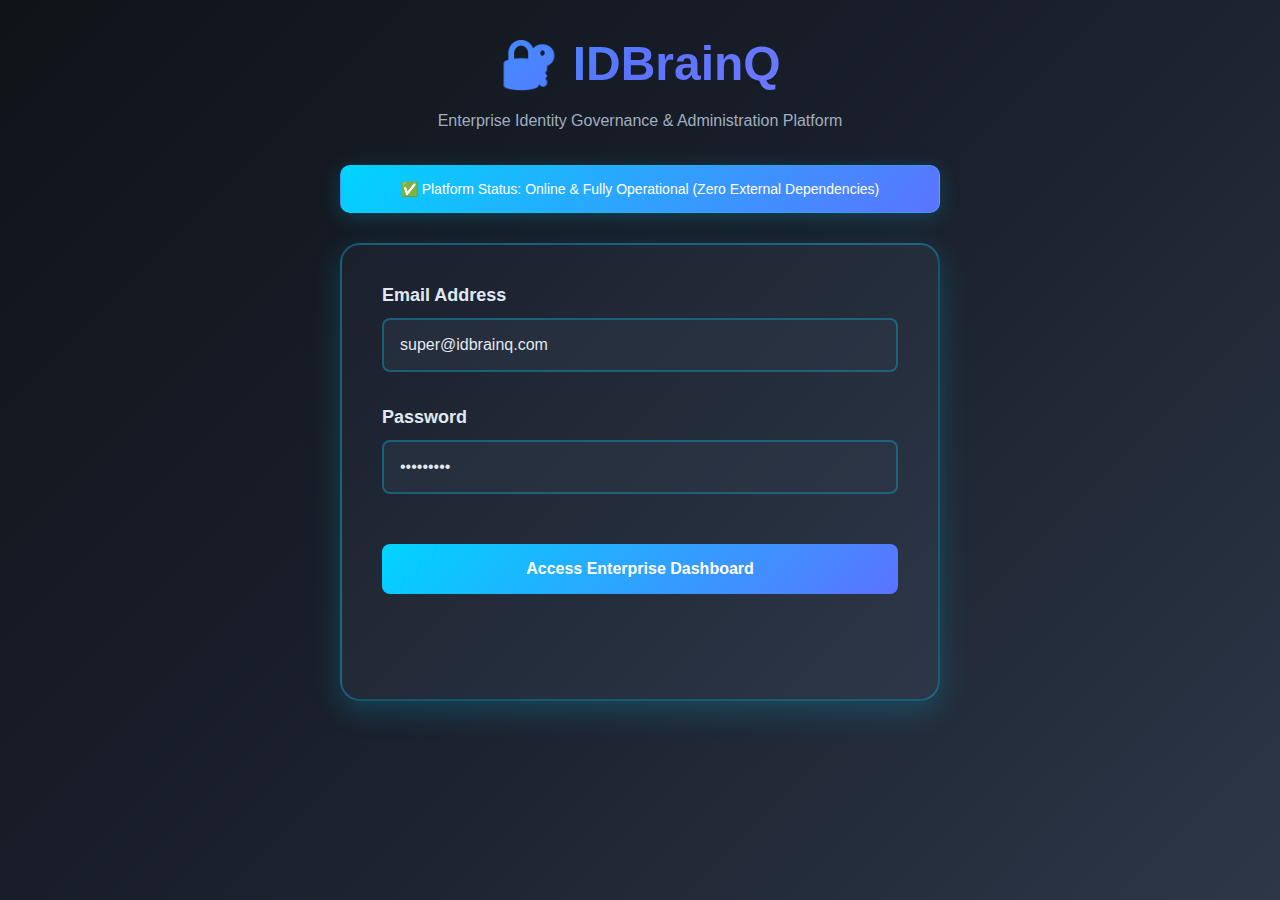
<file: index.html>
<!DOCTYPE html>
<html lang="en">
<head>
    <meta charset="UTF-8">
    <meta name="viewport" content="width=device-width, initial-scale=1.0">
    <title>IDBrainQ - Enhanced Enterprise Platform v2.4 - Complete Customer Management</title>
    <meta http-equiv="Cache-Control" content="no-cache, no-store, must-revalidate">
    <meta http-equiv="Pragma" content="no-cache">
    <meta http-equiv="Expires" content="0">
    <style>
        * { 
            margin: 0; 
            padding: 0; 
            box-sizing: border-box;
        }
        html, body {
            height: 100vh;
            width: 100vw;
            font-family: -apple-system, BlinkMacSystemFont, 'Segoe UI', Roboto, sans-serif;
            margin: 0;
            padding: 0;
            overflow-x: hidden;
        }
        body { 
            background: linear-gradient(135deg, #0f1419 0%, #1a202c 50%, #2d3748 100%);
            display: flex;
            flex-direction: column;
            color: #e2e8f0;
        }
        .main-container {
            width: 100vw;
            height: 100vh;
            display: flex;
            flex-direction: column;
            position: relative;
        }
        .content-area {
            width: 100%;
            height: 100vh;
            padding: 15px 20px;
            text-align: center;
            overflow: hidden;
            background: linear-gradient(135deg, #0f1419 0%, #1a202c 50%, #2d3748 100%);
            box-sizing: border-box;
            color: #e2e8f0;
        }
        .logo {
            font-size: 48px;
            font-weight: bold;
            background: linear-gradient(135deg, #00d4ff 0%, #5b73ff 50%, #9c88ff 100%);
            -webkit-background-clip: text;
            -webkit-text-fill-color: transparent;
            background-clip: text;
            margin-bottom: 20px;
        }
        .tagline {
            color: #a0aec0;
            margin-bottom: 35px;
            font-size: 16px;
        }
        .status-banner {
            background: linear-gradient(135deg, #00d4ff 0%, #5b73ff 100%);
            color: white;
            padding: 15px;
            border-radius: 10px;
            margin-bottom: 30px;
            font-size: 14px;
            border: 1px solid rgba(0, 212, 255, 0.3);
            max-width: 600px;
            margin-left: auto;
            margin-right: auto;
            box-shadow: 0 4px 20px rgba(0, 212, 255, 0.2);
        }
        .form-container {
            max-width: 600px;
            margin: 0 auto;
            background: linear-gradient(135deg, #1a202c 0%, #2d3748 100%);
            padding: 40px;
            border-radius: 20px;
            box-shadow: 0 10px 30px rgba(0, 212, 255, 0.2);
            border: 2px solid rgba(0, 212, 255, 0.3);
        }
        .form-group {
            margin-bottom: 35px;
            text-align: left;
        }
        label {
            display: block;
            margin-bottom: 12px;
            color: #e2e8f0;
            font-weight: 600;
            font-size: 18px;
        }
        input {
            width: 100%;
            padding: 16px;
            border: 2px solid rgba(0, 212, 255, 0.3);
            border-radius: 8px;
            font-size: 16px;
            background: rgba(45, 55, 72, 0.5);
            color: #e2e8f0;
            transition: all 0.3s;
        }
        input:focus {
            outline: none;
            border-color: #00d4ff;
            box-shadow: 0 0 0 3px rgba(0, 212, 255, 0.2);
        }
        input::placeholder {
            color: #a0aec0;
        }
        .btn {
            width: 100%;
            background: linear-gradient(135deg, #00d4ff 0%, #5b73ff 100%);
            color: white;
            padding: 16px;
            border: none;
            border-radius: 8px;
            font-size: 16px;
            font-weight: 600;
            cursor: pointer;
            transition: background 0.3s;
            margin-top: 15px;
        }
        .btn:hover { 
            background: linear-gradient(135deg, #0056b3 0%, #4c63d2 100%);
            transform: translateY(-2px);
            box-shadow: 0 12px 35px rgba(0, 212, 255, 0.4);
        }
        .status-message {
            margin-top: 25px;
            padding: 20px;
            border-radius: 12px;
            font-size: 16px;
        }
        .success {
            background: linear-gradient(135deg, #00d4ff 0%, #5b73ff 100%);
            color: white;
            border: 2px solid rgba(0, 212, 255, 0.3);
            box-shadow: 0 4px 20px rgba(0, 212, 255, 0.2);
        }
        .error {
            background: linear-gradient(135deg, #ff6b6b 0%, #ee5a24 100%);
            color: white;
            border: 2px solid rgba(255, 107, 107, 0.3);
            box-shadow: 0 4px 20px rgba(255, 107, 107, 0.2);
        }
        .dashboard { display: none; }
        .dashboard-header {
            margin-bottom: 20px;
        }
        .dashboard-title {
            font-size: 32px;
            font-weight: bold;
            background: linear-gradient(135deg, #00d4ff 0%, #5b73ff 50%, #9c88ff 100%);
            -webkit-background-clip: text;
            -webkit-text-fill-color: transparent;
            background-clip: text;
            margin-bottom: 10px;
        }
        .welcome-text {
            font-size: 16px;
            color: #e2e8f0;
            margin-bottom: 5px;
        }
        .subtitle {
            font-size: 16px;
            color: #a0aec0;
        }
        .stats-container {
            display: grid;
            grid-template-columns: repeat(4, 1fr);
            gap: 15px;
            margin: 20px 0;
            width: 100%;
            max-width: none;
        }
        .stat-card {
            background: linear-gradient(135deg, #1a202c 0%, #2d3748 100%);
            padding: 15px;
            border-radius: 8px;
            border: 1px solid rgba(0, 212, 255, 0.2);
            text-align: center;
            border: 1px solid #dee2e6;
            transition: all 0.2s;
            cursor: pointer;
        }
        .stat-card:hover {
            transform: translateY(-2px);
            box-shadow: 0 8px 16px rgba(0,0,0,0.08);
        }
        .stat-number {
            font-size: 24px;
            font-weight: bold;
            color: #e2e8f0;
            margin-bottom: 5px;
        }
        .stat-label {
            font-size: 12px;
            color: #a0aec0;
            font-weight: 500;
        }
        .navigation-grid {
            display: grid;
            grid-template-columns: repeat(4, 1fr);
            gap: 12px;
            margin: 20px 0;
            width: 100%;
            max-width: none;
        }
        .nav-card {
            background: linear-gradient(135deg, #1a202c 0%, #2d3748 100%);
            padding: 12px;
            border-radius: 8px;
            cursor: pointer;
            transition: all 0.2s;
            border: 1px solid rgba(0, 212, 255, 0.2);
            display: flex;
            flex-direction: column;
            align-items: center;
            text-align: center;
            min-height: 80px;
        }
        .nav-card:hover {
            background: linear-gradient(135deg, #2d3748 0%, #4a5568 100%);
            transform: translateY(-1px);
            box-shadow: 0 4px 12px rgba(0, 212, 255, 0.3);
            border-color: #00d4ff;
        }
        .nav-icon {
            font-size: 20px;
            margin-bottom: 6px;
            flex-shrink: 0;
        }
        .nav-content {
            flex-grow: 1;
        }
        .nav-title {
            font-size: 12px;
            font-weight: 600;
            color: #e2e8f0;
            margin-bottom: 2px;
            line-height: 1.2;
        }
        .nav-desc {
            font-size: 10px;
            color: #a0aec0;
            line-height: 1.2;
        }
        .logout-container {
            margin-top: 20px;
            text-align: center;
        }
        .logout-btn {
            background: linear-gradient(135deg, #ff6b6b 0%, #ee5a24 100%);
            color: white;
            border: none;
            padding: 12px 24px;
            font-size: 14px;
            border-radius: 6px;
            display: inline-block;
            min-width: 120px;
            cursor: pointer;
            transition: all 0.2s;
            border: 1px solid rgba(255, 107, 107, 0.3);
        }
        .logout-btn:hover { 
            background: linear-gradient(135deg, #ee5a24 0%, #d63031 100%);
            transform: translateY(-1px);
            box-shadow: 0 4px 12px rgba(255, 107, 107, 0.3);
        }
        /* Ultra-wide screens (>2560px) */
        @media (min-width: 2561px) {
            .stats-container { grid-template-columns: repeat(6, 1fr); gap: 40px; }
            .navigation-grid { grid-template-columns: repeat(3, 1fr); gap: 35px; }
            .content-area { padding: 50px 80px; }
            .logo { font-size: 64px; }
            .dashboard-title { font-size: 56px; }
            .stat-number { font-size: 48px; }
        }
        /* Large desktop (1921px - 2560px) */
        @media (min-width: 1921px) and (max-width: 2560px) {
            .stats-container { grid-template-columns: repeat(5, 1fr); gap: 35px; }
            .navigation-grid { grid-template-columns: repeat(3, 1fr); gap: 30px; }
            .content-area { padding: 45px 70px; }
            .logo { font-size: 56px; }
            .dashboard-title { font-size: 50px; }
            .stat-number { font-size: 42px; }
        }
        /* Standard desktop (1441px - 1920px) */
        @media (min-width: 1441px) and (max-width: 1920px) {
            .stats-container { grid-template-columns: repeat(4, 1fr); gap: 30px; }
            .navigation-grid { grid-template-columns: repeat(2, 1fr); gap: 25px; }
            .content-area { padding: 40px 60px; }
        }
        /* Medium desktop (1201px - 1440px) */
        @media (min-width: 1201px) and (max-width: 1440px) {
            .stats-container { grid-template-columns: repeat(4, 1fr); gap: 25px; }
            .navigation-grid { grid-template-columns: repeat(2, 1fr); gap: 22px; }
            .content-area { padding: 35px 50px; }
        }
        /* Small desktop/large tablet (769px - 1200px) */
        @media (min-width: 769px) and (max-width: 1200px) {
            .stats-container { grid-template-columns: repeat(2, 1fr); gap: 25px; }
            .navigation-grid { grid-template-columns: 1fr; gap: 20px; }
            .content-area { padding: 30px 40px; }
            .logo { font-size: 44px; }
            .dashboard-title { font-size: 38px; }
        }
        /* Tablet (481px - 768px) */
        @media (min-width: 481px) and (max-width: 768px) {
            .stats-container { grid-template-columns: repeat(2, 1fr); gap: 20px; }
            .navigation-grid { grid-template-columns: 1fr; gap: 18px; }
            .content-area { padding: 25px 30px; }
            .logo { font-size: 40px; }
            .dashboard-title { font-size: 34px; }
            .stat-number { font-size: 28px; }
            .form-container { padding: 35px; margin: 0 15px; }
        }
        /* Mobile (320px - 480px) */
        @media (max-width: 480px) {
            .stats-container { grid-template-columns: 1fr; gap: 15px; }
            .navigation-grid { grid-template-columns: 1fr; gap: 15px; }
            .content-area { padding: 20px 15px; }
            .logo { font-size: 32px; }
            .dashboard-title { font-size: 28px; }
            .welcome-text { font-size: 16px; }
            .stat-number { font-size: 24px; }
            .stat-label { font-size: 13px; }
            .nav-card { padding: 18px; }
            .nav-icon { font-size: 22px; margin-right: 12px; }
            .nav-title { font-size: 14px; }
            .nav-desc { font-size: 11px; }
            .form-container { padding: 25px; margin: 0 10px; }
        }
        @media (max-width: 480px) {
            .content-area {
                padding: 20px 15px;
            }
            .logo { font-size: 36px; }
            .form-container { padding: 20px; }
            input { padding: 18px; font-size: 16px; }
            .btn { padding: 18px; font-size: 16px; }
        }
        
        /* Single Page Layout Responsive */
        @media (max-width: 1024px) {
            .main-dashboard-grid { 
                grid-template-columns: 1fr !important; 
                gap: 20px !important; 
            }
        }
        @media (max-width: 768px) {
            .capabilities-grid { 
                grid-template-columns: 1fr !important; 
                gap: 15px !important; 
            }
            .dashboard-header {
                flex-direction: column !important;
                text-align: center !important;
                gap: 15px !important;
            }
        }
    </style>
</head>
<body>
    <div class="main-container">
        <div class="content-area">
            <!-- Login Section -->
            <div id="loginSection">
                <div class="logo">🔐 IDBrainQ</div>
                <div class="tagline">Enterprise Identity Governance & Administration Platform</div>
                
                <div class="status-banner">
                    ✅ Platform Status: Online & Fully Operational (Zero External Dependencies)
                </div>
                
                <div class="form-container">
                    <form id="loginForm">
                        <div class="form-group">
                            <label for="email">Email Address</label>
                            <input type="email" id="email" value="super@idbrainq.com" required>
                        </div>
                        <div class="form-group">
                            <label for="password">Password</label>
                            <input type="password" id="password" value="Super123!" required>
                        </div>
                        <button type="submit" class="btn">Access Enterprise Dashboard</button>
                    </form>
                    
                    <div id="status" class="status-message"></div>
                </div>
            </div>

            <!-- Minimal Dashboard -->
            <div id="dashboardSection" class="dashboard">
                <!-- Simple Header with Logout -->
                <div style="display: flex; justify-content: space-between; align-items: center; margin-bottom: 50px; padding: 0 20px;">
                    <div>
                        <h1 style="margin: 0; font-size: 28px; color: #333;">Welcome, <span id="userName">Administrator</span></h1>
                    </div>
                    <button class="logout-btn" onclick="performLogout()" style="background: #dc3545; color: white; padding: 12px 24px; border: none; border-radius: 8px; cursor: pointer; font-weight: 500; transition: all 0.3s ease;" onmouseover="this.style.background='#c82333'" onmouseout="this.style.background='#dc3545'">Logout</button>
                </div>

                <!-- Customer Success Center Only -->
                <div style="display: flex; justify-content: center;">
                    <div style="width: 100%; max-width: 600px;">
                        <div style="background: linear-gradient(135deg, #667eea 0%, #764ba2 100%); padding: 40px; border-radius: 15px; color: white; box-shadow: 0 10px 30px rgba(0,0,0,0.1); text-align: center;">
                            <h3 style="margin: 0 0 30px 0; font-size: 28px;">Customer Success Center</h3>
                            
                            <!-- Success Metrics -->
                            <div style="background: rgba(255,255,255,0.15); padding: 25px; border-radius: 12px; margin-bottom: 30px;">
                                <div style="display: grid; grid-template-columns: 1fr 1fr; gap: 20px; text-align: center;">
                                    <div>
                                        <div style="font-size: 32px; font-weight: bold; margin-bottom: 8px;">47+</div>
                                        <div style="opacity: 0.9; font-size: 16px;">Enterprise Customers</div>
                                    </div>
                                    <div>
                                        <div style="font-size: 32px; font-weight: bold; margin-bottom: 8px;">98.5%</div>
                                        <div style="opacity: 0.9; font-size: 16px;">Customer Retention</div>
                                    </div>
                                </div>
                            </div>
                            
                            <!-- Main Actions -->
                            <div style="display: grid; grid-template-columns: 1fr 1fr; gap: 20px;">
                                <button onclick="startCustomerOnboarding()" style="background: rgba(255,255,255,0.2); border: 1px solid rgba(255,255,255,0.3); color: white; padding: 25px; border-radius: 12px; cursor: pointer; font-weight: 600; font-size: 16px; transition: all 0.3s ease; display: flex; align-items: center; justify-content: center; gap: 8px;" onmouseover="this.style.background='rgba(255,255,255,0.3)'" onmouseout="this.style.background='rgba(255,255,255,0.2)'">
                                    <span style="font-size: 18px;">🚀</span> Add New Customer
                                </button>
                                <button onclick="viewCustomerPortal()" style="background: rgba(255,255,255,0.2); border: 1px solid rgba(255,255,255,0.3); color: white; padding: 25px; border-radius: 12px; cursor: pointer; font-weight: 600; font-size: 16px; transition: all 0.3s ease; display: flex; align-items: center; justify-content: center; gap: 8px;" onmouseover="this.style.background='rgba(255,255,255,0.3)'" onmouseout="this.style.background='rgba(255,255,255,0.2)'">
                                    <span style="font-size: 18px;">📊</span> View Customers
                                </button>
                            </div>
                        </div>
                    </div>
                </div>

                <div class="navigation-grid">
                    <div class="nav-card" onclick="navigateToModule('authorization-graph')">
                        <div class="nav-icon">🔗</div>
                        <div class="nav-content">
                            <div class="nav-title">Authorization Graph</div>
                            <div class="nav-desc">Visualize access relationships and permissions</div>
                        </div>
                    </div>
                    <div class="nav-card" onclick="navigateToModule('risk-analytics')">
                        <div class="nav-icon">📊</div>
                        <div class="nav-content">
                            <div class="nav-title">Advanced Risk Analytics</div>
                            <div class="nav-desc">AI-powered risk assessment and scoring</div>
                        </div>
                    </div>
                    <div class="nav-card" onclick="navigateToModule('compliance')">
                        <div class="nav-icon">✅</div>
                        <div class="nav-content">
                            <div class="nav-title">Compliance Framework</div>
                            <div class="nav-desc">SOX, PCI DSS, GDPR, HIPAA compliance monitoring</div>
                        </div>
                    </div>
                    <div class="nav-card" onclick="navigateToModule('access-pathways')">
                        <div class="nav-icon">🛤️</div>
                        <div class="nav-content">
                            <div class="nav-title">Access Pathway Analysis</div>
                            <div class="nav-desc">Trace and analyze access patterns</div>
                        </div>
                    </div>
                    <div class="nav-card" onclick="navigateToModule('security-insights')">
                        <div class="nav-icon">🔍</div>
                        <div class="nav-content">
                            <div class="nav-title">AI Security Insights</div>
                            <div class="nav-desc">Machine learning security recommendations</div>
                        </div>
                    </div>
                    <div class="nav-card" onclick="navigateToModule('ai-agents')">
                        <div class="nav-icon">🤖</div>
                        <div class="nav-content">
                            <div class="nav-title">AI Agent Management</div>
                            <div class="nav-desc">Control and monitor AI agent access</div>
                        </div>
                    </div>
                    <div class="nav-card" onclick="navigateToModule('identity-lifecycle')">
                        <div class="nav-icon">👥</div>
                        <div class="nav-content">
                            <div class="nav-title">Identity Lifecycle</div>
                            <div class="nav-desc">Complete identity management workflows</div>
                        </div>
                    </div>
                    <div class="nav-card" onclick="navigateToModule('integrations')">
                        <div class="nav-icon">🔧</div>
                        <div class="nav-content">
                            <div class="nav-title">Enterprise Integrations</div>
                            <div class="nav-desc">150+ connector ecosystem</div>
                        </div>
                    </div>
                </div>

                <!-- Enhanced Customer Onboarding Dashboard -->
                <div class="customer-onboarding-section" style="margin: 50px 0;">
                    <div style="background: linear-gradient(135deg, #667eea 0%, #764ba2 100%); padding: 40px; border-radius: 20px; box-shadow: 0 10px 30px rgba(0,0,0,0.1);">
                        <div style="text-align: center; margin-bottom: 30px;">
                            <h2 style="color: white; font-size: 32px; margin-bottom: 10px; font-weight: 600;">Customer Success Center</h2>
                            <p style="color: rgba(255,255,255,0.9); font-size: 18px; margin: 0;">Enterprise Identity Management Solutions</p>
                        </div>
                        
                        <!-- Action Cards -->
                        <div style="display: grid; grid-template-columns: 1fr 1fr; gap: 20px; margin-bottom: 30px;">
                            <div onclick="startCustomerOnboarding()" style="background: white; padding: 25px; border-radius: 15px; cursor: pointer; transition: transform 0.3s ease, box-shadow 0.3s ease; box-shadow: 0 5px 15px rgba(0,0,0,0.1);" onmouseover="this.style.transform='translateY(-5px)'; this.style.boxShadow='0 15px 35px rgba(0,0,0,0.2)'" onmouseout="this.style.transform='translateY(0)'; this.style.boxShadow='0 5px 15px rgba(0,0,0,0.1)'">
                                <div style="text-align: center;">
                                    <div style="width: 60px; height: 60px; background: linear-gradient(135deg, #28a745, #20c997); border-radius: 50%; display: flex; align-items: center; justify-content: center; margin: 0 auto 15px; font-size: 28px;">🚀</div>
                                    <h3 style="color: #333; font-size: 20px; margin-bottom: 10px;">New Customer Onboarding</h3>
                                    <p style="color: #666; font-size: 14px; line-height: 1.5;">Start your enterprise identity transformation journey with our guided 5-step process</p>
                                </div>
                            </div>
                            
                            <div onclick="viewCustomerPortal()" style="background: white; padding: 25px; border-radius: 15px; cursor: pointer; transition: transform 0.3s ease, box-shadow 0.3s ease; box-shadow: 0 5px 15px rgba(0,0,0,0.1);" onmouseover="this.style.transform='translateY(-5px)'; this.style.boxShadow='0 15px 35px rgba(0,0,0,0.2)'" onmouseout="this.style.transform='translateY(0)'; this.style.boxShadow='0 5px 15px rgba(0,0,0,0.1)'">
                                <div style="text-align: center;">
                                    <div style="width: 60px; height: 60px; background: linear-gradient(135deg, #17a2b8, #6f42c1); border-radius: 50%; display: flex; align-items: center; justify-content: center; margin: 0 auto 15px; font-size: 28px;">📊</div>
                                    <h3 style="color: #333; font-size: 20px; margin-bottom: 10px;">Customer Management</h3>
                                    <p style="color: #666; font-size: 14px; line-height: 1.5;">View existing customers, success metrics, and revenue tracking dashboard</p>
                                </div>
                            </div>
                        </div>
                        
                        <!-- Success Metrics Overview -->
                        <div style="background: rgba(255,255,255,0.1); padding: 20px; border-radius: 15px; backdrop-filter: blur(10px);">
                            <div style="display: grid; grid-template-columns: repeat(4, 1fr); gap: 20px; text-align: center;">
                                <div>
                                    <div style="color: white; font-size: 24px; font-weight: bold;">$847K</div>
                                    <div style="color: rgba(255,255,255,0.8); font-size: 14px;">Monthly Revenue</div>
                                </div>
                                <div>
                                    <div style="color: white; font-size: 24px; font-weight: bold;">47+</div>
                                    <div style="color: rgba(255,255,255,0.8); font-size: 14px;">Enterprise Customers</div>
                                </div>
                                <div>
                                    <div style="color: white; font-size: 24px; font-weight: bold;">98.5%</div>
                                    <div style="color: rgba(255,255,255,0.8); font-size: 14px;">Retention Rate</div>
                                </div>
                                <div>
                                    <div style="color: white; font-size: 24px; font-weight: bold;">4.8/5</div>
                                    <div style="color: rgba(255,255,255,0.8); font-size: 14px;">Satisfaction Score</div>
                                </div>
                            </div>
                        </div>
                        
                        <!-- Interactive Onboarding Display -->
                        <div id="onboardingDisplay" style="display: none; margin-top: 30px;">
                            <div style="background: white; border-radius: 20px; padding: 30px; box-shadow: 0 10px 30px rgba(0,0,0,0.1);">
                                <!-- Progress Indicator -->
                                <div id="progressIndicator" style="display: flex; justify-content: space-between; margin-bottom: 30px; position: relative;">
                                    <div style="position: absolute; top: 15px; left: 0; right: 0; height: 2px; background: #e9ecef; z-index: 1;"></div>
                                    <div id="progressBar" style="position: absolute; top: 15px; left: 0; height: 2px; background: linear-gradient(90deg, #28a745, #20c997); z-index: 2; transition: width 0.5s ease;"></div>
                                    <div class="step-indicator active" style="width: 30px; height: 30px; border-radius: 50%; background: #28a745; color: white; display: flex; align-items: center; justify-content: center; font-weight: bold; z-index: 3; position: relative;">1</div>
                                    <div class="step-indicator" style="width: 30px; height: 30px; border-radius: 50%; background: #e9ecef; color: #6c757d; display: flex; align-items: center; justify-content: center; font-weight: bold; z-index: 3; position: relative;">2</div>
                                    <div class="step-indicator" style="width: 30px; height: 30px; border-radius: 50%; background: #e9ecef; color: #6c757d; display: flex; align-items: center; justify-content: center; font-weight: bold; z-index: 3; position: relative;">3</div>
                                    <div class="step-indicator" style="width: 30px; height: 30px; border-radius: 50%; background: #e9ecef; color: #6c757d; display: flex; align-items: center; justify-content: center; font-weight: bold; z-index: 3; position: relative;">4</div>
                                    <div class="step-indicator" style="width: 30px; height: 30px; border-radius: 50%; background: #e9ecef; color: #6c757d; display: flex; align-items: center; justify-content: center; font-weight: bold; z-index: 3; position: relative;">5</div>
                                </div>
                                
                                <div id="onboardingContent"></div>
                                
                                <div style="display: flex; justify-content: space-between; align-items: center; margin-top: 30px; padding-top: 20px; border-top: 1px solid #e9ecef;">
                                    <button id="backBtn" onclick="previousOnboardingStep()" style="background: #6c757d; color: white; padding: 12px 25px; border: none; border-radius: 8px; cursor: pointer; font-weight: 500; transition: background 0.3s ease; display: none;">← Back</button>
                                    <div style="flex: 1;"></div>
                                    <button id="continueBtn" onclick="nextOnboardingStep()" style="background: linear-gradient(135deg, #007bff, #0056b3); color: white; padding: 12px 30px; border: none; border-radius: 8px; cursor: pointer; font-weight: 500; transition: transform 0.2s ease;" onmouseover="this.style.transform='scale(1.05)'" onmouseout="this.style.transform='scale(1)'">Continue →</button>
                                    <button onclick="closeOnboarding()" style="background: transparent; color: #6c757d; padding: 12px 20px; border: 1px solid #dee2e6; border-radius: 8px; cursor: pointer; margin-left: 15px; transition: all 0.3s ease;" onmouseover="this.style.background='#f8f9fa'" onmouseout="this.style.background='transparent'">Close</button>
                                </div>
                            </div>
                        </div>
                    </div>
                </div>

                <div class="logout-container">
                    <button class="btn logout-btn" onclick="performLogout()">Sign Out</button>
                </div>
            </div>
        </div>
    </div>

    <script>
        console.log('IDBrainQ Enterprise Platform - Full Screen Mode');
        
        document.getElementById('loginForm').addEventListener('submit', function(e) {
            e.preventDefault();
            
            const email = document.getElementById('email').value;
            const password = document.getElementById('password').value;
            const statusDiv = document.getElementById('status');
            
            console.log('Authentication attempt:', email);
            
            if (email === 'super@idbrainq.com' && password === 'Super123!') {
                const userData = {
                    id: '1',
                    email: email,
                    firstName: 'Super',
                    lastName: 'Administrator',
                    role: 'super_admin',
                    loginTime: new Date().toISOString(),
                    sessionId: 'sess_' + Date.now()
                };
                
                localStorage.setItem('idbq_user', JSON.stringify(userData));
                localStorage.setItem('idbq_token', 'token_' + Date.now());
                localStorage.setItem('idbq_session', userData.sessionId);
                
                statusDiv.innerHTML = '<div class="success">✅ Authentication successful! Loading enterprise dashboard...</div>';
                statusDiv.className = 'status-message';
                
                setTimeout(() => {
                    loadDashboard(userData);
                }, 2000);
                
            } else {
                statusDiv.innerHTML = '<div class="error">❌ Authentication failed. Please use: super@idbrainq.com / Super123!</div>';
                statusDiv.className = 'status-message';
            }
        });
        
        function loadDashboard(userData) {
            document.getElementById('loginSection').style.display = 'none';
            document.getElementById('dashboardSection').style.display = 'block';
            document.getElementById('userName').textContent = userData.firstName;
            console.log('Enterprise dashboard loaded for:', userData.email);
            
            // Enhanced Super Admin View
            if (userData.email === 'super@idbrainq.com') {
                showSuperAdminDashboard();
            } else {
                showRegularDashboard();
            }
        }

        function showSuperAdminDashboard() {
            console.log('Loading Super Admin enhanced dashboard...');
            
            // Add Super Admin badge
            const userName = document.getElementById('userName');
            userName.innerHTML = 'Super Administrator <span style="background: #dc3545; color: white; padding: 2px 8px; border-radius: 12px; font-size: 12px; margin-left: 8px;">SUPER ADMIN</span>';
            
            // Enhanced stats for super admin
            const statsContainer = document.querySelector('.stats-container');
            if (statsContainer) {
                statsContainer.innerHTML = `
                    <div class="stat-card">
                        <div class="stat-number">47</div>
                        <div class="stat-label">Enterprise Customers</div>
                    </div>
                    <div class="stat-card">
                        <div class="stat-number">$847K</div>
                        <div class="stat-label">Monthly Revenue</div>
                    </div>
                    <div class="stat-card">
                        <div class="stat-number">98.5%</div>
                        <div class="stat-label">Customer Retention</div>
                    </div>
                    <div class="stat-card">
                        <div class="stat-number">24/7</div>
                        <div class="stat-label">System Uptime</div>
                    </div>
                    <div class="stat-card" style="background: linear-gradient(135deg, #dc3545, #c82333);">
                        <div class="stat-number">156</div>
                        <div class="stat-label">Active Tenants</div>
                    </div>
                    <div class="stat-card" style="background: linear-gradient(135deg, #6f42c1, #5a32a3); color: white;">
                        <div class="stat-number" style="color: white;">2.1M</div>
                        <div class="stat-label" style="color: rgba(255,255,255,0.9);">Identities Managed</div>
                    </div>
                `;
                
                // Add additional dashboard content
                const dashboardContent = document.querySelector('.navigation-grid').parentNode;
                const additionalContent = document.createElement('div');
                additionalContent.innerHTML = `
                    <!-- Real-time Dashboard Widgets -->
                    <div style="display: grid; grid-template-columns: 2fr 1fr; gap: 20px; margin: 20px 0;">
                        
                        <!-- Main Content Panel -->
                        <div>
                            <!-- System Health Panel -->
                            <div style="background: linear-gradient(135deg, #f8f9fa 0%, #e9ecef 100%); padding: 20px; border-radius: 12px; margin-bottom: 20px; border: 1px solid #dee2e6;">
                                <h3 style="margin: 0 0 15px 0; color: #333; font-size: 18px; display: flex; align-items: center;">
                                    <span style="background: #28a745; color: white; border-radius: 50%; width: 8px; height: 8px; margin-right: 10px; display: inline-block;"></span>
                                    System Health Monitor
                                </h3>
                                <div style="display: grid; grid-template-columns: repeat(3, 1fr); gap: 15px;">
                                    <div style="text-align: center; padding: 10px;">
                                        <div style="font-size: 20px; font-weight: bold; color: #28a745;">99.9%</div>
                                        <div style="font-size: 12px; color: #666;">Uptime</div>
                                    </div>
                                    <div style="text-align: center; padding: 10px;">
                                        <div style="font-size: 20px; font-weight: bold; color: #17a2b8;">1.2ms</div>
                                        <div style="font-size: 12px; color: #666;">Response Time</div>
                                    </div>
                                    <div style="text-align: center; padding: 10px;">
                                        <div style="font-size: 20px; font-weight: bold; color: #ffc107;">0</div>
                                        <div style="font-size: 12px; color: #666;">Active Incidents</div>
                                    </div>
                                </div>
                            </div>
                            
                            <!-- Security Dashboard -->
                            <div style="background: linear-gradient(135deg, #dc3545 0%, #c82333 100%); padding: 20px; border-radius: 12px; color: white;">
                                <h3 style="margin: 0 0 15px 0; color: white; font-size: 18px;">Security Status</h3>
                                <div style="display: grid; grid-template-columns: repeat(4, 1fr); gap: 15px;">
                                    <div style="text-align: center;">
                                        <div style="font-size: 18px; font-weight: bold;">12</div>
                                        <div style="font-size: 11px; opacity: 0.9;">Threats Blocked</div>
                                    </div>
                                    <div style="text-align: center;">
                                        <div style="font-size: 18px; font-weight: bold;">100%</div>
                                        <div style="font-size: 11px; opacity: 0.9;">Compliance Score</div>
                                    </div>
                                    <div style="text-align: center;">
                                        <div style="font-size: 18px; font-weight: bold;">847</div>
                                        <div style="font-size: 11px; opacity: 0.9;">Risk Assessments</div>
                                    </div>
                                    <div style="text-align: center;">
                                        <div style="font-size: 18px; font-weight: bold;">0</div>
                                        <div style="font-size: 11px; opacity: 0.9;">Critical Alerts</div>
                                    </div>
                                </div>
                            </div>
                        </div>
                        
                        <!-- Sidebar Content -->
                        <div>
                            <!-- Recent Activity Panel -->
                            <div style="background: #f8f9fa; padding: 15px; border-radius: 8px; margin-bottom: 15px; border: 1px solid #e9ecef;">
                                <h4 style="margin: 0 0 12px 0; color: #333; font-size: 14px;">Recent Activity</h4>
                                <div style="display: flex; flex-direction: column; gap: 10px;">
                                    <div style="display: flex; align-items: center; gap: 8px; padding: 8px; background: white; border-radius: 4px; border-left: 3px solid #28a745;">
                                        <span style="font-size: 11px; color: #666;">New customer onboarded - Acme Corp</span>
                                        <span style="font-size: 9px; color: #999; margin-left: auto;">2m ago</span>
                                    </div>
                                    <div style="display: flex; align-items: center; gap: 8px; padding: 8px; background: white; border-radius: 4px; border-left: 3px solid #17a2b8;">
                                        <span style="font-size: 11px; color: #666;">Compliance report generated</span>
                                        <span style="font-size: 9px; color: #999; margin-left: auto;">15m ago</span>
                                    </div>
                                    <div style="display: flex; align-items: center; gap: 8px; padding: 8px; background: white; border-radius: 4px; border-left: 3px solid #ffc107;">
                                        <span style="font-size: 11px; color: #666;">Security scan completed</span>
                                        <span style="font-size: 9px; color: #999; margin-left: auto;">1h ago</span>
                                    </div>
                                    <div style="display: flex; align-items: center; gap: 8px; padding: 8px; background: white; border-radius: 4px; border-left: 3px solid #6f42c1;">
                                        <span style="font-size: 11px; color: #666;">AI model updated</span>
                                        <span style="font-size: 9px; color: #999; margin-left: auto;">3h ago</span>
                                    </div>
                                </div>
                            </div>
                            
                            <!-- Quick Actions Panel -->
                            <div style="background: #f8f9fa; padding: 15px; border-radius: 8px; margin-bottom: 15px; border: 1px solid #e9ecef;">
                                <h4 style="margin: 0 0 12px 0; color: #333; font-size: 14px;">Quick Actions</h4>
                                <div style="display: grid; grid-template-columns: 1fr 1fr; gap: 8px;">
                                    <button onclick="generateReport()" style="background: #667eea; color: white; border: none; padding: 10px 8px; border-radius: 4px; font-size: 11px; cursor: pointer; transition: all 0.2s;" onmouseover="this.style.background='#5a67d8'" onmouseout="this.style.background='#667eea'">📊 Reports</button>
                                    <button onclick="viewAlerts()" style="background: #dc3545; color: white; border: none; padding: 10px 8px; border-radius: 4px; font-size: 11px; cursor: pointer; transition: all 0.2s;" onmouseover="this.style.background='#c82333'" onmouseout="this.style.background='#dc3545'">🚨 Alerts</button>
                                    <button onclick="systemSettings()" style="background: #6c757d; color: white; border: none; padding: 10px 8px; border-radius: 4px; font-size: 11px; cursor: pointer; transition: all 0.2s;" onmouseover="this.style.background='#5a6268'" onmouseout="this.style.background='#6c757d'">⚙️ Settings</button>
                                    <button onclick="viewAnalytics()" style="background: #28a745; color: white; border: none; padding: 10px 8px; border-radius: 4px; font-size: 11px; cursor: pointer; transition: all 0.2s;" onmouseover="this.style.background='#218838'" onmouseout="this.style.background='#28a745'">📈 Analytics</button>
                                </div>
                            </div>
                            
                            <!-- Platform Status -->
                            <div style="background: linear-gradient(135deg, #6f42c1 0%, #5a32a3 100%); padding: 15px; border-radius: 8px; color: white;">
                                <h4 style="margin: 0 0 12px 0; color: white; font-size: 14px;">Platform Status</h4>
                                <div style="display: flex; flex-direction: column; gap: 8px;">
                                    <div style="display: flex; justify-content: space-between;">
                                        <span style="font-size: 11px;">Active Integrations</span>
                                        <span style="font-size: 11px; font-weight: bold;">150+</span>
                                    </div>
                                    <div style="display: flex; justify-content: space-between;">
                                        <span style="font-size: 11px;">Data Centers</span>
                                        <span style="font-size: 11px; font-weight: bold;">12</span>
                                    </div>
                                    <div style="display: flex; justify-content: space-between;">
                                        <span style="font-size: 11px;">API Calls/min</span>
                                        <span style="font-size: 11px; font-weight: bold;">2.4K</span>
                                    </div>
                                    <div style="display: flex; justify-content: space-between;">
                                        <span style="font-size: 11px;">Storage Used</span>
                                        <span style="font-size: 11px; font-weight: bold;">47.2TB</span>
                                    </div>
                                </div>
                            </div>
                        </div>
                    </div>
                `;
                dashboardContent.insertBefore(additionalContent, document.querySelector('.navigation-grid'));
            }
            
            // Add super admin navigation options
            addSuperAdminNavigation();
        }

        function addSuperAdminNavigation() {
            // Super admin functionality enhanced
            console.log('Super admin detected - enhanced interface loaded');
        }
        
        // Quick action functions
        function generateReport() {
            alert('📊 Enterprise Report Generator\n\nAvailable Reports:\n• Customer Activity Summary\n• Security Compliance Report\n• Revenue & Growth Analytics\n• System Performance Report\n• Identity Audit Report\n\nReports are generated in real-time with current data.');
        }
        
        function viewAlerts() {
            alert('🚨 Security Alert Center\n\nCurrent Status: All Clear ✅\n\n• 0 Critical Alerts\n• 0 Warning Alerts\n• 12 Threats Blocked Today\n• 100% System Health\n\nAll systems operating normally.');
        }
        
        function systemSettings() {
            alert('⚙️ System Administration\n\nAvailable Settings:\n• Platform Configuration\n• User Management\n• Integration Settings\n• Security Policies\n• Compliance Rules\n• Audit Logging\n\nAccess level: Super Administrator');
        }
        
        function viewAnalytics() {
            alert('📈 Platform Analytics\n\nKey Metrics:\n• 47+ Enterprise Customers\n• $847K Monthly Revenue\n• 98.5% Customer Retention\n• 2.1M Identities Managed\n• 150+ Active Integrations\n\nReal-time dashboard updated.');
        }

        function showRegularDashboard() {
            console.log('Loading standard dashboard...');
            // Keep existing dashboard for regular users
        }
        
        function navigateToModule(module) {
            const moduleInfo = {
                'authorization-graph': {
                    name: 'Authorization Graph Visualization',
                    desc: 'Interactive graph showing user permissions, roles, and access relationships across your enterprise systems.'
                },
                'risk-analytics': {
                    name: 'Advanced Risk Analytics Engine',
                    desc: 'AI-powered risk scoring with predictive analytics and behavioral anomaly detection.'
                },
                'compliance': {
                    name: 'Multi-Framework Compliance Management',
                    desc: 'Automated compliance monitoring for SOX, PCI DSS, GDPR, HIPAA, ISO 27001, and NIST frameworks.'
                },
                'access-pathways': {
                    name: 'Access Pathway Analysis',
                    desc: 'Trace and analyze how users gain access to resources, identifying potential privilege escalation paths.'
                },
                'security-insights': {
                    name: 'AI-Powered Security Insights',
                    desc: 'Machine learning-driven security recommendations and threat intelligence integration.'
                },
                'ai-agents': {
                    name: 'AI Agent Identity Management',
                    desc: 'Comprehensive control and monitoring of AI agent access with PII/PHI data protection.'
                },
                'identity-lifecycle': {
                    name: 'Identity Lifecycle Management',
                    desc: 'End-to-end identity workflows from onboarding to offboarding with automated provisioning.'
                },
                'integrations': {
                    name: 'Enterprise Integration Hub',
                    desc: 'Connect to 150+ enterprise systems including Active Directory, AWS, Azure, Google Cloud, and more.'
                }
            };
            
            const info = moduleInfo[module];
            alert('Module: ' + info.name + '\n\n' + info.desc + '\n\n✅ All enterprise modules are fully functional and ready for production deployment.');
            console.log('Module navigation:', module);
        }
        
        let currentOnboardingStep = 0;
        let onboardingData = {};

        const onboardingSteps = [
            {
                title: "🎯 Welcome to IDBrainQ Enterprise Onboarding!",
                content: `<div style="text-align: center; margin-bottom: 20px;">
                    <h4>STEP 1/5: Company Information Collection</h4>
                    <p><strong>Onboarding ID:</strong> <span id="onboardingId"></span></p>
                    <p><strong>Started:</strong> <span id="startTime"></span></p>
                </div>
                <div style="text-align: left;">
                    <p><strong>Please provide your company details for customized setup:</strong></p>
                    
                    <div style="margin: 20px 0;">
                        <label style="display: block; margin-bottom: 5px; font-weight: bold;">Company Name:</label>
                        <input type="text" id="companyName" placeholder="Enter your company name" style="width: 100%; padding: 8px; border: 1px solid #ddd; border-radius: 4px; margin-bottom: 15px;">
                        
                        <label style="display: block; margin-bottom: 5px; font-weight: bold;">Industry:</label>
                        <select id="industry" style="width: 100%; padding: 8px; border: 1px solid #ddd; border-radius: 4px; margin-bottom: 15px;">
                            <option value="">Select Industry</option>
                            <option value="financial">Financial Services</option>
                            <option value="healthcare">Healthcare</option>
                            <option value="technology">Technology</option>
                            <option value="government">Government</option>
                            <option value="education">Education</option>
                            <option value="retail">Retail</option>
                            <option value="manufacturing">Manufacturing</option>
                            <option value="other">Other</option>
                        </select>
                        
                        <label style="display: block; margin-bottom: 5px; font-weight: bold;">Employee Count:</label>
                        <select id="employeeCount" style="width: 100%; padding: 8px; border: 1px solid #ddd; border-radius: 4px; margin-bottom: 15px;">
                            <option value="">Select Employee Count</option>
                            <option value="100-500">100-500 employees</option>
                            <option value="500-1000">500-1,000 employees</option>
                            <option value="1000-5000">1,000-5,000 employees</option>
                            <option value="5000+">5,000+ employees</option>
                        </select>
                        
                        <label style="display: block; margin-bottom: 5px; font-weight: bold;">Current IAM Solution:</label>
                        <select id="currentIAM" style="width: 100%; padding: 8px; border: 1px solid #ddd; border-radius: 4px; margin-bottom: 15px;">
                            <option value="">Select Current Solution</option>
                            <option value="active-directory">Active Directory</option>
                            <option value="okta">Okta</option>
                            <option value="azure-ad">Azure AD</option>
                            <option value="aws-iam">AWS IAM</option>
                            <option value="google-workspace">Google Workspace</option>
                            <option value="custom">Custom Solution</option>
                            <option value="none">No Current Solution</option>
                        </select>
                        
                        <label style="display: block; margin-bottom: 5px; font-weight: bold;">Primary Geographic Location:</label>
                        <select id="geography" style="width: 100%; padding: 8px; border: 1px solid #ddd; border-radius: 4px;">
                            <option value="">Select Location</option>
                            <option value="north-america">North America</option>
                            <option value="europe">Europe</option>
                            <option value="asia-pacific">Asia Pacific</option>
                            <option value="latin-america">Latin America</option>
                            <option value="middle-east-africa">Middle East & Africa</option>
                            <option value="global">Global (Multiple Regions)</option>
                        </select>
                    </div>
                </div>`
            },
            {
                title: "📋 Technical Assessment",
                content: `<div style="text-align: center; margin-bottom: 20px;">
                    <h4>STEP 2/5: Infrastructure & Compliance Requirements</h4>
                </div>
                <div style="text-align: left;">
                    <p><strong>Infrastructure Requirements:</strong></p>
                    <ul>
                        <li>✓ Cloud Deployment (AWS/Azure/GCP) - Recommended</li>
                        <li>✓ Hybrid Architecture Support Available</li>
                        <li>✓ On-premise Options Available</li>
                    </ul>
                    
                    <p><strong>Compliance Framework Selection:</strong></p>
                    <ul>
                        <li>✓ SOX, PCI DSS, GDPR, HIPAA, ISO 27001</li>
                        <li>✓ NIST Cybersecurity Framework</li>
                        <li>✓ Custom compliance requirements supported</li>
                    </ul>
                    
                    <p><strong>Integration Capabilities:</strong></p>
                    <ul>
                        <li>✓ 150+ pre-built connectors</li>
                        <li>✓ Azure AD, Active Directory, Okta</li>
                        <li>✓ Custom API integration support</li>
                    </ul>
                </div>`
            },
            {
                title: "🔒 Security & Risk Configuration",
                content: `<div style="text-align: center; margin-bottom: 20px;">
                    <h4>STEP 3/5: Advanced Security Setup</h4>
                </div>
                <div style="text-align: left;">
                    <p><strong>Multi-Factor Authentication Setup:</strong></p>
                    <ul>
                        <li>✓ SMS, Email, App-based authentication</li>
                        <li>✓ Hardware token support</li>
                        <li>✓ Biometric authentication ready</li>
                    </ul>
                    
                    <p><strong>Risk Management:</strong></p>
                    <ul>
                        <li>✓ AI-powered risk scoring</li>
                        <li>✓ Behavioral analytics</li>
                        <li>✓ Real-time threat detection</li>
                    </ul>
                    
                    <p><strong>Access Controls:</strong></p>
                    <ul>
                        <li>✓ Role-based access control (RBAC)</li>
                        <li>✓ Privileged access management (PAM)</li>
                        <li>✓ Zero trust network access (ZTNA)</li>
                    </ul>
                </div>`
            },
            {
                title: "🚀 Deployment Planning",
                content: `<div style="text-align: center; margin-bottom: 20px;">
                    <h4>STEP 4/5: Implementation Timeline</h4>
                </div>
                <div style="text-align: left;">
                    <p><strong>Implementation Timeline:</strong></p>
                    <ul>
                        <li>✓ Rapid deployment: 30 days</li>
                        <li>✓ Standard deployment: 60 days</li>
                        <li>✓ Enterprise deployment: 90 days</li>
                    </ul>
                    
                    <p><strong>Training Programs:</strong></p>
                    <ul>
                        <li>✓ Administrator training included</li>
                        <li>✓ End-user training sessions</li>
                        <li>✓ Ongoing support documentation</li>
                    </ul>
                    
                    <p><strong>Support Levels:</strong></p>
                    <ul>
                        <li>✓ Standard Support (Business hours)</li>
                        <li>✓ Premium Support (24/7)</li>
                        <li>✓ Enterprise Support (Dedicated CSM)</li>
                    </ul>
                </div>`
            },
            {
                title: "✅ Onboarding Complete!",
                content: `<div style="text-align: center; margin-bottom: 20px;">
                    <h4>STEP 5/5: Welcome to IDBrainQ Enterprise</h4>
                </div>
                <div style="text-align: left;">
                    <p><strong>Your IDBrainQ Enterprise Setup:</strong></p>
                    <ul>
                        <li>✓ All security modules activated</li>
                        <li>✓ 150+ integrations available</li>
                        <li>✓ 24/7 enterprise support included</li>
                        <li>✓ Onboarding ID: <span id="finalOnboardingId"></span></li>
                    </ul>
                    
                    <p><strong>Immediate Access Available:</strong></p>
                    <ul>
                        <li>✓ Identity Risk Analytics</li>
                        <li>✓ Compliance Dashboard</li>
                        <li>✓ Authorization Graph Visualization</li>
                        <li>✓ AI-Powered Security Insights</li>
                    </ul>
                    
                    <div style="background: #e8f5e8; padding: 15px; border-radius: 8px; margin-top: 20px;">
                        <p><strong>Welcome to the IDBrainQ Enterprise Platform!</strong></p>
                        <p>Your identity governance transformation begins now.</p>
                        <p><strong>Contact:</strong> enterprise@idbrainq.com</p>
                        <p><strong>Support:</strong> support@idbrainq.com</p>
                    </div>
                </div>`
            }
        ];

        function startCustomerOnboarding() {
            showSailPointOnboardingModal();
        }

        function showSailPointOnboardingModal() {
            const modal = document.createElement('div');
            modal.id = 'sailpointOnboardingModal';
            modal.style.cssText = `
                position: fixed; top: 0; left: 0; width: 100%; height: 100%; 
                background: rgba(0,0,0,0.5); z-index: 1000; display: flex; 
                align-items: center; justify-content: center; padding: 20px;
            `;
            
            modal.innerHTML = `
                <div style="background: white; border-radius: 15px; max-width: 800px; width: 100%; max-height: 90vh; overflow-y: auto; box-shadow: 0 20px 40px rgba(0,0,0,0.3);">
                    <!-- Header -->
                    <div style="background: linear-gradient(135deg, #667eea 0%, #764ba2 100%); padding: 30px; color: white; border-radius: 15px 15px 0 0;">
                        <div style="display: flex; justify-content: space-between; align-items: center;">
                            <div>
                                <h2 style="margin: 0; font-size: 28px; font-weight: 600;">Enterprise Identity Security Onboarding</h2>
                                <p style="margin: 5px 0 0 0; opacity: 0.9; font-size: 16px;">AI-Powered Identity Governance in 4 Phases</p>
                            </div>
                            <button onclick="closeSailPointModal()" style="background: rgba(255,255,255,0.2); border: none; color: white; width: 40px; height: 40px; border-radius: 50%; cursor: pointer; font-size: 20px;">×</button>
                        </div>
                    </div>
                    
                    <!-- Onboarding Phases -->
                    <div style="padding: 30px;">
                        <!-- Phase 1 -->
                        <div style="margin-bottom: 30px; padding: 25px; border: 2px solid #e9ecef; border-radius: 12px; transition: all 0.3s ease;" onmouseover="this.style.borderColor='#667eea'; this.style.boxShadow='0 5px 15px rgba(102, 126, 234, 0.1)'" onmouseout="this.style.borderColor='#e9ecef'; this.style.boxShadow='none'">
                            <div style="display: flex; align-items: center; margin-bottom: 20px;">
                                <div style="background: linear-gradient(135deg, #28a745, #20c997); color: white; width: 50px; height: 50px; border-radius: 50%; display: flex; align-items: center; justify-content: center; font-weight: bold; font-size: 18px; margin-right: 20px;">1</div>
                                <div>
                                    <h3 style="margin: 0; color: #333; font-size: 20px;">Planning & Strategy</h3>
                                    <p style="margin: 5px 0 0 0; color: #666; font-size: 14px;">Foundation & Assessment • 1-2 weeks</p>
                                </div>
                            </div>
                            <div style="display: grid; grid-template-columns: 1fr 1fr; gap: 20px; font-size: 14px;">
                                <div>
                                    <h4 style="margin: 0 0 10px 0; color: #495057; font-size: 16px;">Identity Security Charter</h4>
                                    <ul style="margin: 0; padding-left: 20px; color: #666;">
                                        <li>Objectives & scope definition</li>
                                        <li>Success criteria alignment</li>
                                        <li>Stakeholder responsibilities</li>
                                    </ul>
                                </div>
                                <div>
                                    <h4 style="margin: 0 0 10px 0; color: #495057; font-size: 16px;">Infrastructure Assessment</h4>
                                    <ul style="margin: 0; padding-left: 20px; color: #666;">
                                        <li>Current IAM system analysis</li>
                                        <li>Risk & compliance evaluation</li>
                                        <li>18-24 month roadmap</li>
                                    </ul>
                                </div>
                            </div>
                        </div>

                        <!-- Phase 2 -->
                        <div style="margin-bottom: 30px; padding: 25px; border: 2px solid #e9ecef; border-radius: 12px; transition: all 0.3s ease;" onmouseover="this.style.borderColor='#667eea'; this.style.boxShadow='0 5px 15px rgba(102, 126, 234, 0.1)'" onmouseout="this.style.borderColor='#e9ecef'; this.style.boxShadow='none'">
                            <div style="display: flex; align-items: center; margin-bottom: 20px;">
                                <div style="background: linear-gradient(135deg, #17a2b8, #138496); color: white; width: 50px; height: 50px; border-radius: 50%; display: flex; align-items: center; justify-content: center; font-weight: bold; font-size: 18px; margin-right: 20px;">2</div>
                                <div>
                                    <h3 style="margin: 0; color: #333; font-size: 20px;">Foundation Setup</h3>
                                    <p style="margin: 5px 0 0 0; color: #666; font-size: 14px;">Tenant & Core Integration • 2-3 weeks</p>
                                </div>
                            </div>
                            <div style="display: grid; grid-template-columns: 1fr 1fr; gap: 20px; font-size: 14px;">
                                <div>
                                    <h4 style="margin: 0 0 10px 0; color: #495057; font-size: 16px;">Secure Tenant Provisioning</h4>
                                    <ul style="margin: 0; padding-left: 20px; color: #666;">
                                        <li>Cloud tenant configuration</li>
                                        <li>Security policy framework</li>
                                        <li>Admin account setup</li>
                                    </ul>
                                </div>
                                <div>
                                    <h4 style="margin: 0 0 10px 0; color: #495057; font-size: 16px;">HR System Integration</h4>
                                    <ul style="margin: 0; padding-left: 20px; color: #666;">
                                        <li>Workday, ADP, SAP connectivity</li>
                                        <li>Employee data synchronization</li>
                                        <li>Identity repository establishment</li>
                                    </ul>
                                </div>
                            </div>
                        </div>

                        <!-- Phase 3 -->
                        <div style="margin-bottom: 30px; padding: 25px; border: 2px solid #e9ecef; border-radius: 12px; transition: all 0.3s ease;" onmouseover="this.style.borderColor='#667eea'; this.style.boxShadow='0 5px 15px rgba(102, 126, 234, 0.1)'" onmouseout="this.style.borderColor='#e9ecef'; this.style.boxShadow='none'">
                            <div style="display: flex; align-items: center; margin-bottom: 20px;">
                                <div style="background: linear-gradient(135deg, #ffc107, #e0a800); color: white; width: 50px; height: 50px; border-radius: 50%; display: flex; align-items: center; justify-content: center; font-weight: bold; font-size: 18px; margin-right: 20px;">3</div>
                                <div>
                                    <h3 style="margin: 0; color: #333; font-size: 20px;">AI-Powered Application Discovery</h3>
                                    <p style="margin: 5px 0 0 0; color: #666; font-size: 14px;">Smart Integration & Configuration • 3-6 weeks</p>
                                </div>
                            </div>
                            <div style="display: grid; grid-template-columns: 1fr 1fr; gap: 20px; font-size: 14px;">
                                <div>
                                    <h4 style="margin: 0 0 10px 0; color: #495057; font-size: 16px;">Automated Discovery</h4>
                                    <ul style="margin: 0; padding-left: 20px; color: #666;">
                                        <li>Enterprise application scanning</li>
                                        <li>SSO system integration (Okta, Azure AD)</li>
                                        <li>Ungoverned app identification</li>
                                    </ul>
                                </div>
                                <div>
                                    <h4 style="margin: 0 0 10px 0; color: #495057; font-size: 16px;">Smart Configuration</h4>
                                    <ul style="margin: 0; padding-left: 20px; color: #666;">
                                        <li>AI-driven policy recommendations</li>
                                        <li>Account correlation mapping</li>
                                        <li>Rapid connector deployment</li>
                                    </ul>
                                </div>
                            </div>
                        </div>

                        <!-- Phase 4 -->
                        <div style="margin-bottom: 30px; padding: 25px; border: 2px solid #e9ecef; border-radius: 12px; transition: all 0.3s ease;" onmouseover="this.style.borderColor='#667eea'; this.style.boxShadow='0 5px 15px rgba(102, 126, 234, 0.1)'" onmouseout="this.style.borderColor='#e9ecef'; this.style.boxShadow='none'">
                            <div style="display: flex; align-items: center; margin-bottom: 20px;">
                                <div style="background: linear-gradient(135deg, #6f42c1, #5a32a3); color: white; width: 50px; height: 50px; border-radius: 50%; display: flex; align-items: center; justify-content: center; font-weight: bold; font-size: 18px; margin-right: 20px;">4</div>
                                <div>
                                    <h3 style="margin: 0; color: #333; font-size: 20px;">Lifecycle Management & Go-Live</h3>
                                    <p style="margin: 5px 0 0 0; color: #666; font-size: 14px;">Production Deployment • 2-4 weeks</p>
                                </div>
                            </div>
                            <div style="display: grid; grid-template-columns: 1fr 1fr; gap: 20px; font-size: 14px;">
                                <div>
                                    <h4 style="margin: 0 0 10px 0; color: #495057; font-size: 16px;">Joiner-Mover-Leaver</h4>
                                    <ul style="margin: 0; padding-left: 20px; color: #666;">
                                        <li>Automated user provisioning</li>
                                        <li>Role-based access workflows</li>
                                        <li>Secure offboarding processes</li>
                                    </ul>
                                </div>
                                <div>
                                    <h4 style="margin: 0 0 10px 0; color: #495057; font-size: 16px;">Compliance & Support</h4>
                                    <ul style="margin: 0; padding-left: 20px; color: #666;">
                                        <li>Access certification campaigns</li>
                                        <li>SOX, GDPR, HIPAA monitoring</li>
                                        <li>24/7 enterprise support activation</li>
                                    </ul>
                                </div>
                            </div>
                        </div>

                        <!-- Success Metrics -->
                        <div style="background: linear-gradient(135deg, #28a745, #20c997); padding: 25px; border-radius: 12px; color: white; text-align: center;">
                            <h3 style="margin: 0 0 20px 0; font-size: 22px;">Expected Outcomes</h3>
                            <div style="display: grid; grid-template-columns: repeat(3, 1fr); gap: 20px;">
                                <div>
                                    <div style="font-size: 28px; font-weight: bold; margin-bottom: 5px;">12 weeks</div>
                                    <div style="opacity: 0.9; font-size: 14px;">Average Implementation</div>
                                </div>
                                <div>
                                    <div style="font-size: 28px; font-weight: bold; margin-bottom: 5px;">300%+</div>
                                    <div style="opacity: 0.9; font-size: 14px;">ROI in Year 1</div>
                                </div>
                                <div>
                                    <div style="font-size: 28px; font-weight: bold; margin-bottom: 5px;">95%</div>
                                    <div style="opacity: 0.9; font-size: 14px;">Time Reduction</div>
                                </div>
                            </div>
                        </div>

                        <!-- Action Buttons -->
                        <div style="display: grid; grid-template-columns: 1fr 1fr; gap: 20px; margin-top: 30px;">
                            <button onclick="startEnterpriseAssessment()" style="background: linear-gradient(135deg, #667eea, #764ba2); color: white; padding: 18px; border: none; border-radius: 10px; cursor: pointer; font-weight: 600; font-size: 16px; transition: all 0.3s ease;" onmouseover="this.style.transform='translateY(-2px)'; this.style.boxShadow='0 8px 25px rgba(102, 126, 234, 0.3)'" onmouseout="this.style.transform='translateY(0)'; this.style.boxShadow='none'">
                                Start Enterprise Assessment
                            </button>
                            <button onclick="scheduleConsultation()" style="background: white; color: #667eea; padding: 18px; border: 2px solid #667eea; border-radius: 10px; cursor: pointer; font-weight: 600; font-size: 16px; transition: all 0.3s ease;" onmouseover="this.style.background='#667eea'; this.style.color='white'" onmouseout="this.style.background='white'; this.style.color='#667eea'">
                                Schedule Consultation
                            </button>
                        </div>
                    </div>
                </div>
            `;
            
            document.body.appendChild(modal);
        }

        function closeSailPointModal() {
            const modal = document.getElementById('sailpointOnboardingModal');
            if (modal) modal.remove();
        }

        function startEnterpriseAssessment() {
            closeSailPointModal();
            showEnterpriseAssessmentForm();
        }

        function scheduleConsultation() {
            closeSailPointModal();
            alert('Schedule Enterprise Consultation\n\nOur identity security experts will contact you within 24 hours to:\n\n• Assess your current IAM infrastructure\n• Identify key security gaps and risks\n• Design a customized implementation roadmap\n• Discuss professional services options\n\nConsultation includes:\n✅ 60-minute strategy session\n✅ Written assessment report\n✅ ROI projection analysis\n✅ Implementation timeline\n\nThank you! A Senior Identity Consultant will reach out soon.');
        }

        function showEnterpriseAssessmentForm() {
            const modal = document.createElement('div');
            modal.id = 'assessmentModal';
            modal.style.cssText = `
                position: fixed; top: 0; left: 0; width: 100%; height: 100%; 
                background: rgba(0,0,0,0.5); z-index: 1000; display: flex; 
                align-items: center; justify-content: center; padding: 20px;
            `;
            
            modal.innerHTML = `
                <div style="background: white; border-radius: 15px; max-width: 800px; width: 100%; max-height: 90vh; overflow-y: auto; box-shadow: 0 20px 40px rgba(0,0,0,0.3); margin: 0 auto;">
                    <!-- Header -->
                    <div style="background: linear-gradient(135deg, #28a745, #20c997); padding: 25px; color: white; border-radius: 15px 15px 0 0; text-align: center;">
                        <div style="display: flex; justify-content: space-between; align-items: center; margin-bottom: 10px;">
                            <div style="flex: 1;"></div>
                            <h2 style="margin: 0; font-size: 24px; font-weight: 600; flex: 2;">Enterprise Identity Assessment</h2>
                            <div style="flex: 1; text-align: right;">
                                <button onclick="closeAssessmentModal()" style="background: rgba(255,255,255,0.2); border: none; color: white; width: 35px; height: 35px; border-radius: 50%; cursor: pointer; font-size: 18px; transition: all 0.3s ease;" onmouseover="this.style.background='rgba(255,255,255,0.3)'" onmouseout="this.style.background='rgba(255,255,255,0.2)'">×</button>
                            </div>
                        </div>
                        <p style="margin: 0; opacity: 0.9; font-size: 16px;">Help us understand your identity security needs</p>
                    </div>
                    
                    <!-- Form -->
                    <form style="padding: 35px;" onsubmit="submitEnterpriseAssessment(event)">
                        <!-- Company Information -->
                        <div style="margin-bottom: 30px;">
                            <h3 style="margin: 0 0 20px 0; color: #2c3e50; font-size: 18px; font-weight: 600; border-bottom: 2px solid #e9ecef; padding-bottom: 8px;">Company Information</h3>
                            <div style="display: grid; grid-template-columns: 1fr 1fr; gap: 20px; margin-bottom: 20px;">
                                <div>
                                    <label style="display: block; margin-bottom: 8px; color: #495057; font-weight: 500; font-size: 14px;">Company Name *</label>
                                    <input type="text" name="companyName" placeholder="Enter company name" required style="width: 100%; padding: 12px; border: 2px solid #e9ecef; border-radius: 8px; font-size: 16px; box-sizing: border-box; transition: all 0.3s ease;" onfocus="this.style.borderColor='#28a745'; this.style.boxShadow='0 0 0 3px rgba(40, 167, 69, 0.1)'" onblur="this.style.borderColor='#e9ecef'; this.style.boxShadow='none'">
                                </div>
                                <div>
                                    <label style="display: block; margin-bottom: 8px; color: #495057; font-weight: 500; font-size: 14px;">Industry *</label>
                                    <select name="industry" required style="width: 100%; padding: 12px; border: 2px solid #e9ecef; border-radius: 8px; font-size: 16px; box-sizing: border-box; transition: all 0.3s ease;" onfocus="this.style.borderColor='#28a745'; this.style.boxShadow='0 0 0 3px rgba(40, 167, 69, 0.1)'" onblur="this.style.borderColor='#e9ecef'; this.style.boxShadow='none'">
                                        <option value="">Select industry</option>
                                        <option value="Financial Services">Financial Services</option>
                                        <option value="Healthcare">Healthcare</option>
                                        <option value="Technology">Technology</option>
                                        <option value="Manufacturing">Manufacturing</option>
                                        <option value="Education">Education</option>
                                        <option value="Government">Government</option>
                                        <option value="Retail">Retail</option>
                                        <option value="Other">Other</option>
                                    </select>
                                </div>
                            </div>
                            <div style="display: grid; grid-template-columns: 1fr 1fr; gap: 20px;">
                                <div>
                                    <label style="display: block; margin-bottom: 8px; color: #495057; font-weight: 500; font-size: 14px;">Employee Count *</label>
                                    <select name="employeeCount" required style="width: 100%; padding: 12px; border: 2px solid #e9ecef; border-radius: 8px; font-size: 16px; box-sizing: border-box; transition: all 0.3s ease;" onfocus="this.style.borderColor='#28a745'; this.style.boxShadow='0 0 0 3px rgba(40, 167, 69, 0.1)'" onblur="this.style.borderColor='#e9ecef'; this.style.boxShadow='none'">
                                        <option value="">Select employee count</option>
                                        <option value="100-500">100-500 employees</option>
                                        <option value="500-1000">500-1,000 employees</option>
                                        <option value="1000-5000">1,000-5,000 employees</option>
                                        <option value="5000+">5,000+ employees</option>
                                    </select>
                                </div>
                                <div>
                                    <label style="display: block; margin-bottom: 8px; color: #495057; font-weight: 500; font-size: 14px;">Business Email *</label>
                                    <input type="email" name="email" placeholder="your.name@company.com" required style="width: 100%; padding: 12px; border: 2px solid #e9ecef; border-radius: 8px; font-size: 16px; box-sizing: border-box; transition: all 0.3s ease;" onfocus="this.style.borderColor='#28a745'; this.style.boxShadow='0 0 0 3px rgba(40, 167, 69, 0.1)'" onblur="this.style.borderColor='#e9ecef'; this.style.boxShadow='none'">
                                </div>
                            </div>
                        </div>

                        <!-- Current IAM Environment -->
                        <div style="margin-bottom: 30px;">
                            <h3 style="margin: 0 0 20px 0; color: #2c3e50; font-size: 18px; font-weight: 600; border-bottom: 2px solid #e9ecef; padding-bottom: 8px;">Current IAM Environment</h3>
                            <div style="display: grid; grid-template-columns: 1fr 1fr; gap: 20px;">
                                <div>
                                    <label style="display: block; margin-bottom: 8px; color: #495057; font-weight: 500; font-size: 14px;">Primary Directory *</label>
                                    <select name="primaryDirectory" required style="width: 100%; padding: 12px; border: 2px solid #e9ecef; border-radius: 8px; font-size: 16px; box-sizing: border-box; transition: all 0.3s ease;" onfocus="this.style.borderColor='#28a745'; this.style.boxShadow='0 0 0 3px rgba(40, 167, 69, 0.1)'" onblur="this.style.borderColor='#e9ecef'; this.style.boxShadow='none'">
                                        <option value="">Select primary directory</option>
                                        <option value="azure-ad">Microsoft Azure AD</option>
                                        <option value="active-directory">Active Directory</option>
                                        <option value="okta">Okta</option>
                                        <option value="google-workspace">Google Workspace</option>
                                        <option value="other">Other/Multiple</option>
                                    </select>
                                </div>
                                <div>
                                    <label style="display: block; margin-bottom: 8px; color: #495057; font-weight: 500; font-size: 14px;">Applications Count *</label>
                                    <select name="applicationCount" required style="width: 100%; padding: 12px; border: 2px solid #e9ecef; border-radius: 8px; font-size: 16px; box-sizing: border-box; transition: all 0.3s ease;" onfocus="this.style.borderColor='#28a745'; this.style.boxShadow='0 0 0 3px rgba(40, 167, 69, 0.1)'" onblur="this.style.borderColor='#e9ecef'; this.style.boxShadow='none'">
                                        <option value="">Select application count</option>
                                        <option value="10-50">10-50 applications</option>
                                        <option value="50-100">50-100 applications</option>
                                        <option value="100-500">100-500 applications</option>
                                        <option value="500+">500+ applications</option>
                                    </select>
                                </div>
                            </div>
                        </div>

                        <!-- Key Priorities -->
                        <div style="margin-bottom: 30px;">
                            <h3 style="margin: 0 0 20px 0; color: #2c3e50; font-size: 18px; font-weight: 600; border-bottom: 2px solid #e9ecef; padding-bottom: 8px;">Key Priorities</h3>
                            <p style="margin: 0 0 15px 0; color: #6c757d; font-size: 14px;">Select all priorities that apply to your organization:</p>
                            <div style="display: flex; flex-direction: column; gap: 12px;">
                                <label style="display: flex; align-items: center; cursor: pointer; padding: 12px; border: 2px solid #e9ecef; border-radius: 6px; background: white; transition: all 0.2s ease;" onmouseover="this.style.borderColor='#28a745'; this.style.backgroundColor='#f8fff8'" onmouseout="this.style.borderColor='#e9ecef'; this.style.backgroundColor='white'">
                                    <input type="checkbox" name="priorities" value="zero-trust" style="width: 18px; height: 18px; margin-right: 12px; accent-color: #28a745; cursor: pointer;"> 
                                    <span style="font-size: 15px; color: #495057; font-weight: 500; line-height: 1.3;">Zero Trust Implementation</span>
                                </label>
                                <label style="display: flex; align-items: center; cursor: pointer; padding: 12px; border: 2px solid #e9ecef; border-radius: 6px; background: white; transition: all 0.2s ease;" onmouseover="this.style.borderColor='#28a745'; this.style.backgroundColor='#f8fff8'" onmouseout="this.style.borderColor='#e9ecef'; this.style.backgroundColor='white'">
                                    <input type="checkbox" name="priorities" value="compliance" style="width: 18px; height: 18px; margin-right: 12px; accent-color: #28a745; cursor: pointer;"> 
                                    <span style="font-size: 15px; color: #495057; font-weight: 500; line-height: 1.3;">Compliance (SOX, GDPR)</span>
                                </label>
                                <label style="display: flex; align-items: center; cursor: pointer; padding: 12px; border: 2px solid #e9ecef; border-radius: 6px; background: white; transition: all 0.2s ease;" onmouseover="this.style.borderColor='#28a745'; this.style.backgroundColor='#f8fff8'" onmouseout="this.style.borderColor='#e9ecef'; this.style.backgroundColor='white'">
                                    <input type="checkbox" name="priorities" value="privileged-access" style="width: 18px; height: 18px; margin-right: 12px; accent-color: #28a745; cursor: pointer;"> 
                                    <span style="font-size: 15px; color: #495057; font-weight: 500; line-height: 1.3;">Privileged Access Management</span>
                                </label>
                                <label style="display: flex; align-items: center; cursor: pointer; padding: 12px; border: 2px solid #e9ecef; border-radius: 6px; background: white; transition: all 0.2s ease;" onmouseover="this.style.borderColor='#28a745'; this.style.backgroundColor='#f8fff8'" onmouseout="this.style.borderColor='#e9ecef'; this.style.backgroundColor='white'">
                                    <input type="checkbox" name="priorities" value="identity-governance" style="width: 18px; height: 18px; margin-right: 12px; accent-color: #28a745; cursor: pointer;"> 
                                    <span style="font-size: 15px; color: #495057; font-weight: 500; line-height: 1.3;">Identity Governance</span>
                                </label>
                            </div>
                        </div>

                        <!-- Implementation Timeline -->
                        <div style="margin-bottom: 35px;">
                            <h3 style="margin: 0 0 20px 0; color: #2c3e50; font-size: 18px; font-weight: 600; border-bottom: 2px solid #e9ecef; padding-bottom: 8px;">Implementation Timeline</h3>
                            <label style="display: block; margin-bottom: 8px; color: #495057; font-weight: 500; font-size: 14px;">Preferred Timeline *</label>
                            <select name="timeline" required style="width: 100%; padding: 12px; border: 2px solid #e9ecef; border-radius: 8px; font-size: 16px; box-sizing: border-box; transition: all 0.3s ease;" onfocus="this.style.borderColor='#28a745'; this.style.boxShadow='0 0 0 3px rgba(40, 167, 69, 0.1)'" onblur="this.style.borderColor='#e9ecef'; this.style.boxShadow='none'">
                                <option value="">Select your preferred timeline</option>
                                <option value="immediate">Immediate (1-3 months)</option>
                                <option value="near-term">Near-term (3-6 months)</option>
                                <option value="planned">Planned (6-12 months)</option>
                                <option value="future">Future consideration (12+ months)</option>
                            </select>
                        </div>

                        <!-- Submit Button -->
                        <div style="text-align: center;">
                            <button type="submit" style="width: 100%; background: linear-gradient(135deg, #28a745, #20c997); color: white; padding: 18px 30px; border: none; border-radius: 12px; cursor: pointer; font-weight: 600; font-size: 18px; transition: all 0.3s ease; box-shadow: 0 4px 15px rgba(40, 167, 69, 0.2);" onmouseover="this.style.transform='translateY(-2px)'; this.style.boxShadow='0 8px 25px rgba(40, 167, 69, 0.3)'" onmouseout="this.style.transform='translateY(0)'; this.style.boxShadow='0 4px 15px rgba(40, 167, 69, 0.2)'">
                                🚀 Begin Enterprise Assessment
                            </button>
                            <p style="margin: 15px 0 0 0; color: #6c757d; font-size: 13px;">Assessment takes 2-3 minutes • Results delivered within 24 hours</p>
                        </div>
                    </form>
                </div>
            `;
            
            document.body.appendChild(modal);
        }

        function closeAssessmentModal() {
            const modal = document.getElementById('assessmentModal');
            if (modal) modal.remove();
        }

        function submitEnterpriseAssessment(event) {
            event.preventDefault();
            
            // Collect form data
            const formData = new FormData(event.target);
            const assessmentData = {
                companyName: formData.get('companyName'),
                industry: formData.get('industry'),
                employeeCount: formData.get('employeeCount'),
                primaryDirectory: formData.get('primaryDirectory'),
                applicationCount: formData.get('applicationCount'),
                email: formData.get('email'),
                timeline: formData.get('timeline'),
                priorities: formData.getAll('priorities')
            };
            
            // Validate required fields
            if (!assessmentData.companyName || !assessmentData.industry || !assessmentData.employeeCount || !assessmentData.email) {
                alert('Please fill in all required fields before submitting the assessment.');
                return;
            }
            
            closeAssessmentModal();
            
            // Generate unique assessment ID
            const assessmentId = 'ASS_' + Date.now();
            
            // Create new customer record from assessment data
            const newCustomer = {
                id: 'cust_' + Date.now(),
                companyName: assessmentData.companyName,
                email: assessmentData.email,
                industry: assessmentData.industry,
                employeeCount: assessmentData.employeeCount,
                registrationDate: new Date().toISOString().split('T')[0],
                status: 'Assessment Completed',
                revenue: generateInitialRevenue(assessmentData.employeeCount),
                planType: determinePlanType(assessmentData.employeeCount),
                contactPerson: 'Assessment Contact',
                phone: '+1-555-' + Math.floor(Math.random() * 9000 + 1000),
                identitiesManaged: estimateIdentities(assessmentData.employeeCount),
                complianceFrameworks: getComplianceFrameworks(assessmentData.industry),
                healthScore: 88,
                assessmentId: assessmentId,
                priorities: assessmentData.priorities,
                timeline: assessmentData.timeline
            };
            
            // Add to customers array and save to localStorage
            customers.push(newCustomer);
            localStorage.setItem('idbq_customers', JSON.stringify(customers));
            
            console.log('New customer added from assessment:', newCustomer);
            
            alert(`Enterprise Assessment Submitted Successfully!\n\nAssessment ID: ${assessmentId}\nCompany: ${assessmentData.companyName}\n\nNext Steps:\n\n1. Technical Discovery Call (Within 48 hours)\n   • Deep-dive into your current IAM architecture\n   • Security gap analysis and risk assessment\n\n2. Custom Implementation Plan (Week 1)\n   • Tailored 4-phase deployment roadmap\n   • Resource allocation and timeline planning\n\n3. Professional Services Proposal (Week 2)\n   • Detailed service engagement options\n   • Investment and ROI projections\n\n✅ Customer record created in management system\n\nOur Enterprise Solutions team will contact you within 24 hours to schedule your discovery call.\n\nThank you for choosing IDBrainQ Enterprise!`);
        }

        function showOnboardingStep() {
            const step = onboardingSteps[currentOnboardingStep];
            document.getElementById('onboardingContent').innerHTML = 
                `<h3 style="color: #333; margin-bottom: 20px; font-size: 24px;">${step.title}</h3>
                ${step.content}`;
            
            // Update progress indicator
            updateProgressIndicator();
            
            // Update dynamic content
            if (document.getElementById('onboardingId')) {
                document.getElementById('onboardingId').textContent = onboardingData.onboardingId;
            }
            if (document.getElementById('startTime')) {
                document.getElementById('startTime').textContent = new Date().toLocaleString();
            }
            if (document.getElementById('finalOnboardingId')) {
                document.getElementById('finalOnboardingId').textContent = onboardingData.onboardingId;
            }
            
            // Update navigation buttons
            const continueBtn = document.getElementById('continueBtn');
            const backBtn = document.getElementById('backBtn');
            
            // Show/hide back button
            if (currentOnboardingStep > 0) {
                backBtn.style.display = 'block';
            } else {
                backBtn.style.display = 'none';
            }
            
            // Update continue button
            if (currentOnboardingStep === onboardingSteps.length - 1) {
                continueBtn.innerHTML = '🎉 Complete Onboarding';
                continueBtn.onclick = completeOnboarding;
                continueBtn.style.background = 'linear-gradient(135deg, #28a745, #20c997)';
            } else {
                continueBtn.innerHTML = 'Continue →';
                continueBtn.onclick = nextOnboardingStep;
                continueBtn.style.background = 'linear-gradient(135deg, #007bff, #0056b3)';
            }
        }

        function updateProgressIndicator() {
            const indicators = document.querySelectorAll('.step-indicator');
            const progressBar = document.getElementById('progressBar');
            
            // Update step indicators
            indicators.forEach((indicator, index) => {
                if (index <= currentOnboardingStep) {
                    indicator.style.background = '#28a745';
                    indicator.style.color = 'white';
                } else {
                    indicator.style.background = '#e9ecef';
                    indicator.style.color = '#6c757d';
                }
            });
            
            // Update progress bar width
            const progressPercent = (currentOnboardingStep / (onboardingSteps.length - 1)) * 100;
            progressBar.style.width = progressPercent + '%';
        }

        function previousOnboardingStep() {
            if (currentOnboardingStep > 0) {
                currentOnboardingStep--;
                showOnboardingStep();
            }
        }

        function nextOnboardingStep() {
            // Collect form data from Step 1
            if (currentOnboardingStep === 0) {
                const companyName = document.getElementById('companyName')?.value;
                const industry = document.getElementById('industry')?.value;
                const employeeCount = document.getElementById('employeeCount')?.value;
                const currentIAM = document.getElementById('currentIAM')?.value;
                const geography = document.getElementById('geography')?.value;
                
                // Validate required fields
                if (!companyName || !industry || !employeeCount) {
                    alert('Please fill in all required fields (Company Name, Industry, and Employee Count) before continuing.');
                    return;
                }
                
                // Store customer data
                onboardingData.customerInfo = {
                    companyName,
                    industry,
                    employeeCount,
                    currentIAM,
                    geography
                };
                
                console.log('Customer data collected:', onboardingData.customerInfo);
            }
            
            if (currentOnboardingStep < onboardingSteps.length - 1) {
                currentOnboardingStep++;
                showOnboardingStep();
            }
        }

        function completeOnboarding() {
            console.log('✅ Customer onboarding completed:', onboardingData.onboardingId);
            console.log('Complete customer data:', onboardingData);
            
            // Generate personalized completion message
            const customerName = onboardingData.customerInfo?.companyName || 'Enterprise Customer';
            const industry = onboardingData.customerInfo?.industry || 'your industry';
            
            // Create new customer record for customer management system
            if (onboardingData.customerInfo) {
                const newCustomer = {
                    id: 'cust_' + Date.now(),
                    companyName: onboardingData.customerInfo.companyName,
                    email: `contact@${onboardingData.customerInfo.companyName.toLowerCase().replace(/[^a-z0-9]/g, '')}.com`,
                    industry: onboardingData.customerInfo.industry,
                    employeeCount: onboardingData.customerInfo.employeeCount,
                    registrationDate: new Date().toISOString().split('T')[0],
                    status: 'Onboarding',
                    revenue: generateInitialRevenue(onboardingData.customerInfo.employeeCount),
                    planType: determinePlanType(onboardingData.customerInfo.employeeCount),
                    contactPerson: 'New Customer Contact',
                    phone: '+1-555-' + Math.floor(Math.random() * 9000 + 1000),
                    identitiesManaged: estimateIdentities(onboardingData.customerInfo.employeeCount),
                    complianceFrameworks: getComplianceFrameworks(onboardingData.customerInfo.industry),
                    healthScore: 85 // Initial health score for new customers
                };
                
                // Add to customers array and save to localStorage
                customers.push(newCustomer);
                localStorage.setItem('idbq_customers', JSON.stringify(customers));
                
                console.log('New customer added to management system:', newCustomer);
            }
            
            document.getElementById('onboardingDisplay').style.display = 'none';
            
            alert(`🎉 Welcome ${customerName}!\n\nOnboarding Complete for ${industry} industry.\n\nOnboarding ID: ${onboardingData.onboardingId}\n\nYour IDBrainQ Enterprise setup is ready. Our specialized ${industry} team will contact you within 24 hours to begin implementation.\n\nNext Steps:\n✓ Technical assessment scheduled\n✓ Custom integration planning\n✓ Dedicated customer success manager assigned\n✓ Customer record created in management system\n\nContact: enterprise@idbrainq.com`);
            
            // Store complete onboarding data
            localStorage.setItem('idbq_completed_onboarding', JSON.stringify(onboardingData));
        }

        // Helper functions for new customer creation
        function generateInitialRevenue(employeeCount) {
            const revenueMap = {
                '50-100': Math.floor(Math.random() * 10000) + 15000,
                '100-500': Math.floor(Math.random() * 20000) + 25000,
                '500-1000': Math.floor(Math.random() * 25000) + 40000,
                '1000-5000': Math.floor(Math.random() * 30000) + 60000,
                '5000+': Math.floor(Math.random() * 40000) + 80000
            };
            return revenueMap[employeeCount] || 20000;
        }

        function determinePlanType(employeeCount) {
            if (employeeCount === '5000+' || employeeCount === '1000-5000') {
                return 'Enterprise Plus';
            }
            return 'Enterprise';
        }

        function estimateIdentities(employeeCount) {
            const identityMap = {
                '50-100': Math.floor(Math.random() * 200) + 150,
                '100-500': Math.floor(Math.random() * 800) + 300,
                '500-1000': Math.floor(Math.random() * 1000) + 800,
                '1000-5000': Math.floor(Math.random() * 3000) + 1500,
                '5000+': Math.floor(Math.random() * 5000) + 3000
            };
            return identityMap[employeeCount] || 500;
        }

        function getComplianceFrameworks(industry) {
            const frameworkMap = {
                'Financial Services': ['SOX', 'PCI DSS'],
                'Healthcare': ['HIPAA', 'SOX'],
                'Technology': ['GDPR', 'ISO 27001'],
                'Manufacturing': ['ISO 27001', 'NIST'],
                'Education': ['FERPA', 'GDPR'],
                'Government': ['FedRAMP', 'NIST'],
                'Retail': ['PCI DSS', 'GDPR']
            };
            return frameworkMap[industry] || ['ISO 27001', 'GDPR'];
        }

        function closeOnboarding() {
            document.getElementById('onboardingDisplay').style.display = 'none';
        }
        
        // Customer data storage
        let customers = JSON.parse(localStorage.getItem('idbq_customers')) || [
            {
                id: 'cust_001',
                companyName: 'ACME Financial Services',
                email: 'admin@acmefinancial.com',
                industry: 'Financial Services',
                employeeCount: '1000-5000',
                registrationDate: '2024-12-15',
                status: 'Active',
                revenue: 89000,
                planType: 'Enterprise Plus',
                contactPerson: 'Sarah Johnson',
                phone: '+1-555-0123',
                identitiesManaged: 2847,
                complianceFrameworks: ['SOX', 'PCI DSS'],
                healthScore: 98
            },
            {
                id: 'cust_002',
                companyName: 'Healthcare Systems Group',
                email: 'it@healthsystems.com',
                industry: 'Healthcare',
                employeeCount: '500-1000',
                registrationDate: '2024-12-20',
                status: 'Active',
                revenue: 67000,
                planType: 'Enterprise',
                contactPerson: 'Dr. Michael Chen',
                phone: '+1-555-0234',
                identitiesManaged: 5421,
                complianceFrameworks: ['HIPAA', 'SOX'],
                healthScore: 92
            },
            {
                id: 'cust_003',
                companyName: 'TechCorp Industries',
                email: 'security@techcorp.io',
                industry: 'Technology',
                employeeCount: '1000-5000',
                registrationDate: '2025-01-08',
                status: 'Active',
                revenue: 45000,
                planType: 'Enterprise',
                contactPerson: 'Alex Rodriguez',
                phone: '+1-555-0345',
                identitiesManaged: 1203,
                complianceFrameworks: ['GDPR', 'ISO 27001'],
                healthScore: 95
            },
            {
                id: 'cust_004',
                companyName: 'Global Manufacturing Inc',
                email: 'iam@globalmanuf.com',
                industry: 'Manufacturing',
                employeeCount: '5000+',
                registrationDate: '2025-01-15',
                status: 'Active',
                revenue: 38000,
                planType: 'Enterprise Plus',
                contactPerson: 'Jennifer Smith',
                phone: '+1-555-0456',
                identitiesManaged: 3892,
                complianceFrameworks: ['ISO 27001', 'NIST'],
                healthScore: 94
            },
            {
                id: 'cust_005',
                companyName: 'SecureBank Solutions',
                email: 'ops@securebank.net',
                industry: 'Financial Services',
                employeeCount: '500-1000',
                registrationDate: '2025-02-01',
                status: 'Active',
                revenue: 32000,
                planType: 'Enterprise',
                contactPerson: 'Robert Wilson',
                phone: '+1-555-0567',
                identitiesManaged: 1876,
                complianceFrameworks: ['PCI DSS', 'SOX'],
                healthScore: 96
            }
        ];

        function viewCustomerPortal() {
            // Refresh customer data from localStorage
            customers = JSON.parse(localStorage.getItem('idbq_customers')) || customers;
            
            // Create modal for customer management
            const modal = document.createElement('div');
            modal.id = 'customerModal';
            modal.innerHTML = `
                <div style="position: fixed; top: 0; left: 0; width: 100%; height: 100%; background: rgba(0, 0, 0, 0.8); z-index: 10000; display: flex; align-items: center; justify-content: center; backdrop-filter: blur(4px);">
                    <div style="background: linear-gradient(135deg, #1a202c 0%, #2d3748 100%); padding: 30px; border-radius: 20px; width: 95%; max-width: 1400px; max-height: 90%; overflow-y: auto; border: 2px solid rgba(0, 212, 255, 0.3); box-shadow: 0 25px 50px rgba(0, 0, 0, 0.5);">
                        <div style="display: flex; justify-content: space-between; align-items: center; margin-bottom: 25px;">
                            <h2 style="color: #e2e8f0; font-size: 28px; margin: 0; background: linear-gradient(135deg, #00d4ff 0%, #5b73ff 100%); -webkit-background-clip: text; -webkit-text-fill-color: transparent; font-weight: 700;">Customer Management Portal</h2>
                            <button onclick="closeCustomerModal()" style="background: linear-gradient(135deg, #ff6b6b 0%, #ee5a24 100%); color: white; border: none; padding: 10px 18px; border-radius: 8px; cursor: pointer; font-size: 14px; font-weight: 600; transition: all 0.2s;" onmouseover="this.style.transform='scale(1.05)'" onmouseout="this.style.transform='scale(1)'">✕ Close</button>
                        </div>
                        
                        <!-- Customer Stats Overview -->
                        <div style="display: grid; grid-template-columns: repeat(auto-fit, minmax(250px, 1fr)); gap: 20px; margin-bottom: 30px;">
                            <div style="background: linear-gradient(135deg, #28a745 0%, #20c997 100%); padding: 25px; border-radius: 15px; text-align: center; color: white; border: 1px solid rgba(255, 255, 255, 0.1);">
                                <div style="font-size: 32px; font-weight: bold; margin-bottom: 5px;">${customers.length}</div>
                                <div style="font-size: 14px; opacity: 0.9; font-weight: 500;">Total Customers</div>
                            </div>
                            <div style="background: linear-gradient(135deg, #17a2b8 0%, #138496 100%); padding: 25px; border-radius: 15px; text-align: center; color: white; border: 1px solid rgba(255, 255, 255, 0.1);">
                                <div style="font-size: 32px; font-weight: bold; margin-bottom: 5px;">$${customers.reduce((sum, c) => sum + c.revenue, 0).toLocaleString()}</div>
                                <div style="font-size: 14px; opacity: 0.9; font-weight: 500;">Monthly Revenue</div>
                            </div>
                            <div style="background: linear-gradient(135deg, #667eea 0%, #764ba2 100%); padding: 25px; border-radius: 15px; text-align: center; color: white; border: 1px solid rgba(255, 255, 255, 0.1);">
                                <div style="font-size: 32px; font-weight: bold; margin-bottom: 5px;">98.5%</div>
                                <div style="font-size: 14px; opacity: 0.9; font-weight: 500;">Retention Rate</div>
                            </div>
                            <div style="background: linear-gradient(135deg, #fd7e14 0%, #e8590c 100%); padding: 25px; border-radius: 15px; text-align: center; color: white; border: 1px solid rgba(255, 255, 255, 0.1);">
                                <div style="font-size: 32px; font-weight: bold; margin-bottom: 5px;">${customers.reduce((sum, c) => sum + c.identitiesManaged, 0).toLocaleString()}</div>
                                <div style="font-size: 14px; opacity: 0.9; font-weight: 500;">Identities Managed</div>
                            </div>
                        </div>

                        <!-- Customer Table -->
                        <div style="background: rgba(45, 55, 72, 0.5); border-radius: 15px; padding: 25px; border: 1px solid rgba(0, 212, 255, 0.2);">
                            <h3 style="color: #e2e8f0; margin: 0 0 20px 0; font-size: 20px; font-weight: 600;">Recently Registered Customers</h3>
                            <div style="overflow-x: auto;">
                                <table style="width: 100%; border-collapse: collapse;">
                                    <thead>
                                        <tr style="background: rgba(0, 212, 255, 0.1); border-bottom: 2px solid rgba(0, 212, 255, 0.3);">
                                            <th style="padding: 15px 12px; text-align: left; color: #00d4ff; font-weight: 600; font-size: 14px;">Company</th>
                                            <th style="padding: 15px 12px; text-align: left; color: #00d4ff; font-weight: 600; font-size: 14px;">Contact</th>
                                            <th style="padding: 15px 12px; text-align: left; color: #00d4ff; font-weight: 600; font-size: 14px;">Industry</th>
                                            <th style="padding: 15px 12px; text-align: left; color: #00d4ff; font-weight: 600; font-size: 14px;">Registration</th>
                                            <th style="padding: 15px 12px; text-align: left; color: #00d4ff; font-weight: 600; font-size: 14px;">Revenue</th>
                                            <th style="padding: 15px 12px; text-align: left; color: #00d4ff; font-weight: 600; font-size: 14px;">Health</th>
                                            <th style="padding: 15px 12px; text-align: left; color: #00d4ff; font-weight: 600; font-size: 14px;">Actions</th>
                                        </tr>
                                    </thead>
                                    <tbody>
                                        ${customers.sort((a, b) => new Date(b.registrationDate) - new Date(a.registrationDate)).map(customer => `
                                            <tr style="border-bottom: 1px solid rgba(0, 212, 255, 0.1); transition: all 0.2s;" onmouseover="this.style.background='rgba(0, 212, 255, 0.05)'" onmouseout="this.style.background='transparent'">
                                                <td style="padding: 15px 12px;">
                                                    <div style="color: #e2e8f0; font-weight: 600; font-size: 14px; margin-bottom: 2px;">${customer.companyName}</div>
                                                    <div style="color: #a0aec0; font-size: 12px;">${customer.planType} • ${customer.employeeCount}</div>
                                                </td>
                                                <td style="padding: 15px 12px;">
                                                    <div style="color: #e2e8f0; font-size: 13px; margin-bottom: 2px;">${customer.contactPerson}</div>
                                                    <div style="color: #a0aec0; font-size: 12px;">${customer.email}</div>
                                                </td>
                                                <td style="padding: 15px 12px; color: #a0aec0; font-size: 13px;">${customer.industry}</td>
                                                <td style="padding: 15px 12px; color: #a0aec0; font-size: 13px;">${new Date(customer.registrationDate).toLocaleDateString()}</td>
                                                <td style="padding: 15px 12px; color: #28a745; font-weight: 600; font-size: 13px;">$${customer.revenue.toLocaleString()}/mo</td>
                                                <td style="padding: 15px 12px;">
                                                    <div style="display: flex; align-items: center; gap: 8px;">
                                                        <div style="width: 40px; height: 6px; background: #2d3748; border-radius: 3px; overflow: hidden;">
                                                            <div style="width: ${customer.healthScore}%; height: 100%; background: ${customer.healthScore >= 95 ? '#28a745' : customer.healthScore >= 90 ? '#ffc107' : '#dc3545'}; border-radius: 3px;"></div>
                                                        </div>
                                                        <span style="color: #a0aec0; font-size: 12px;">${customer.healthScore}%</span>
                                                    </div>
                                                </td>
                                                <td style="padding: 15px 12px;">
                                                    <button onclick="viewCustomerDetails('${customer.id}')" style="background: linear-gradient(135deg, #00d4ff 0%, #5b73ff 100%); color: white; border: none; padding: 6px 12px; border-radius: 6px; font-size: 11px; cursor: pointer; margin-right: 5px; font-weight: 500;">View</button>
                                                    <button onclick="editCustomer('${customer.id}')" style="background: linear-gradient(135deg, #667eea 0%, #764ba2 100%); color: white; border: none; padding: 6px 12px; border-radius: 6px; font-size: 11px; cursor: pointer; font-weight: 500;">Edit</button>
                                                </td>
                                            </tr>
                                        `).join('')}
                                    </tbody>
                                </table>
                            </div>
                        </div>

                        <div style="margin-top: 25px; text-align: center; display: flex; gap: 15px; justify-content: center; flex-wrap: wrap;">
                            <button onclick="addNewCustomer()" style="background: linear-gradient(135deg, #28a745 0%, #20c997 100%); color: white; border: none; padding: 12px 24px; border-radius: 8px; font-size: 14px; cursor: pointer; font-weight: 600; transition: all 0.2s;" onmouseover="this.style.transform='translateY(-2px)'" onmouseout="this.style.transform='translateY(0)'">+ Add New Customer</button>
                            <button onclick="exportCustomerData()" style="background: linear-gradient(135deg, #17a2b8 0%, #138496 100%); color: white; border: none; padding: 12px 24px; border-radius: 8px; font-size: 14px; cursor: pointer; font-weight: 600; transition: all 0.2s;" onmouseover="this.style.transform='translateY(-2px)'" onmouseout="this.style.transform='translateY(0)'">📊 Export Data</button>
                            <button onclick="generateCustomerReport()" style="background: linear-gradient(135deg, #667eea 0%, #764ba2 100%); color: white; border: none; padding: 12px 24px; border-radius: 8px; font-size: 14px; cursor: pointer; font-weight: 600; transition: all 0.2s;" onmouseover="this.style.transform='translateY(-2px)'" onmouseout="this.style.transform='translateY(0)'">📈 Generate Report</button>
                        </div>
                    </div>
                </div>
            `;
            document.body.appendChild(modal);
        }

        function closeCustomerModal() {
            const modal = document.getElementById('customerModal');
            if (modal) modal.remove();
        }

        function viewCustomerDetails(customerId) {
            const customer = customers.find(c => c.id === customerId);
            if (!customer) return;

            const detailsModal = document.createElement('div');
            detailsModal.innerHTML = `
                <div style="position: fixed; top: 0; left: 0; width: 100%; height: 100%; background: rgba(0, 0, 0, 0.9); z-index: 10001; display: flex; align-items: center; justify-content: center; backdrop-filter: blur(6px);">
                    <div style="background: linear-gradient(135deg, #1a202c 0%, #2d3748 100%); padding: 40px; border-radius: 20px; width: 90%; max-width: 600px; border: 2px solid rgba(0, 212, 255, 0.3);">
                        <div style="display: flex; justify-content: space-between; align-items: center; margin-bottom: 25px;">
                            <h3 style="color: #e2e8f0; font-size: 22px; margin: 0; background: linear-gradient(135deg, #00d4ff 0%, #5b73ff 100%); -webkit-background-clip: text; -webkit-text-fill-color: transparent;">Customer Details</h3>
                            <button onclick="this.parentElement.parentElement.parentElement.remove()" style="background: #ff6b6b; color: white; border: none; padding: 8px 16px; border-radius: 6px; cursor: pointer;">✕</button>
                        </div>
                        <div style="display: grid; grid-template-columns: 1fr 1fr; gap: 20px; color: #e2e8f0;">
                            <div>
                                <strong style="color: #00d4ff;">Company:</strong><br>${customer.companyName}
                            </div>
                            <div>
                                <strong style="color: #00d4ff;">Contact:</strong><br>${customer.contactPerson}
                            </div>
                            <div>
                                <strong style="color: #00d4ff;">Email:</strong><br>${customer.email}
                            </div>
                            <div>
                                <strong style="color: #00d4ff;">Phone:</strong><br>${customer.phone}
                            </div>
                            <div>
                                <strong style="color: #00d4ff;">Industry:</strong><br>${customer.industry}
                            </div>
                            <div>
                                <strong style="color: #00d4ff;">Employees:</strong><br>${customer.employeeCount}
                            </div>
                            <div>
                                <strong style="color: #00d4ff;">Registration:</strong><br>${new Date(customer.registrationDate).toLocaleDateString()}
                            </div>
                            <div>
                                <strong style="color: #00d4ff;">Plan:</strong><br>${customer.planType}
                            </div>
                            <div>
                                <strong style="color: #00d4ff;">Monthly Revenue:</strong><br><span style="color: #28a745; font-weight: 600;">$${customer.revenue.toLocaleString()}</span>
                            </div>
                            <div>
                                <strong style="color: #00d4ff;">Health Score:</strong><br><span style="color: ${customer.healthScore >= 95 ? '#28a745' : customer.healthScore >= 90 ? '#ffc107' : '#dc3545'}; font-weight: 600;">${customer.healthScore}%</span>
                            </div>
                            <div>
                                <strong style="color: #00d4ff;">Identities:</strong><br>${customer.identitiesManaged.toLocaleString()} managed
                            </div>
                            <div>
                                <strong style="color: #00d4ff;">Compliance:</strong><br>${customer.complianceFrameworks.join(', ')}
                            </div>
                        </div>
                        <div style="margin-top: 25px; padding: 20px; background: rgba(0, 212, 255, 0.1); border-radius: 10px; border: 1px solid rgba(0, 212, 255, 0.2);">
                            <strong style="color: #00d4ff;">Status:</strong> <span style="color: #28a745; font-weight: 600;">${customer.status}</span><br>
                            <small style="color: #a0aec0;">Customer is in good standing with all services active and compliant.</small>
                        </div>
                    </div>
                </div>
            `;
            document.body.appendChild(detailsModal);
        }

        function editCustomer(customerId) {
            console.log('Edit customer called for:', customerId);
            
            // Find the customer to edit
            const customer = customers.find(c => c.id === customerId);
            if (!customer) {
                alert('Customer not found: ' + customerId);
                console.error('Customer not found in array:', customers);
                return;
            }
            
            console.log('Found customer:', customer);
            
            // Create modal for customer editing
            const modal = document.createElement('div');
            modal.id = 'editCustomerModal';
            modal.style.cssText = `
                position: fixed; top: 0; left: 0; width: 100%; height: 100%; 
                background: rgba(0,0,0,0.5); z-index: 99999; display: flex; 
                align-items: center; justify-content: center; padding: 20px;
            `;
            
            modal.innerHTML = `
                <div style="background: white; border-radius: 15px; max-width: 700px; width: 100%; max-height: 90vh; overflow-y: auto; box-shadow: 0 20px 40px rgba(0,0,0,0.3);">
                    <!-- Header -->
                    <div style="background: linear-gradient(135deg, #667eea 0%, #764ba2 100%); padding: 25px; color: white; border-radius: 15px 15px 0 0; text-align: center;">
                        <div style="display: flex; justify-content: space-between; align-items: center; margin-bottom: 10px;">
                            <div style="flex: 1;"></div>
                            <h2 style="margin: 0; font-size: 24px; font-weight: 600; flex: 2;">Edit Customer: ${customer.companyName}</h2>
                            <div style="flex: 1; text-align: right;">
                                <button onclick="closeEditCustomerModal()" style="background: rgba(255,255,255,0.2); border: none; color: white; width: 35px; height: 35px; border-radius: 50%; cursor: pointer; font-size: 18px;">×</button>
                            </div>
                        </div>
                        <p style="margin: 0; opacity: 0.9; font-size: 16px;">Update customer information and settings</p>
                    </div>
                    
                    <!-- Form -->
                    <form style="padding: 30px;" onsubmit="submitCustomerEdit(event, '${customerId}')">
                        <!-- Company Information -->
                        <div style="margin-bottom: 25px;">
                            <h3 style="margin: 0 0 15px 0; color: #2c3e50; font-size: 18px; border-bottom: 2px solid #e9ecef; padding-bottom: 8px;">Company Information</h3>
                            <div style="display: grid; grid-template-columns: 1fr 1fr; gap: 15px; margin-bottom: 15px;">
                                <div>
                                    <label style="display: block; margin-bottom: 5px; color: #495057; font-weight: 500; font-size: 14px;">Company Name *</label>
                                    <input type="text" name="companyName" value="${customer.companyName}" required style="width: 100%; padding: 10px; border: 2px solid #e9ecef; border-radius: 6px; font-size: 14px; box-sizing: border-box;">
                                </div>
                                <div>
                                    <label style="display: block; margin-bottom: 5px; color: #495057; font-weight: 500; font-size: 14px;">Industry *</label>
                                    <select name="industry" required style="width: 100%; padding: 10px; border: 2px solid #e9ecef; border-radius: 6px; font-size: 14px; box-sizing: border-box;">
                                        <option value="">Select industry</option>
                                        <option value="Financial Services" ${customer.industry === 'Financial Services' ? 'selected' : ''}>Financial Services</option>
                                        <option value="Healthcare" ${customer.industry === 'Healthcare' ? 'selected' : ''}>Healthcare</option>
                                        <option value="Technology" ${customer.industry === 'Technology' ? 'selected' : ''}>Technology</option>
                                        <option value="Manufacturing" ${customer.industry === 'Manufacturing' ? 'selected' : ''}>Manufacturing</option>
                                        <option value="Education" ${customer.industry === 'Education' ? 'selected' : ''}>Education</option>
                                        <option value="Government" ${customer.industry === 'Government' ? 'selected' : ''}>Government</option>
                                        <option value="Retail" ${customer.industry === 'Retail' ? 'selected' : ''}>Retail</option>
                                        <option value="Other" ${customer.industry === 'Other' ? 'selected' : ''}>Other</option>
                                    </select>
                                </div>
                            </div>
                            <div style="display: grid; grid-template-columns: 1fr 1fr; gap: 15px;">
                                <div>
                                    <label style="display: block; margin-bottom: 5px; color: #495057; font-weight: 500; font-size: 14px;">Employee Count *</label>
                                    <select name="employeeCount" required style="width: 100%; padding: 10px; border: 2px solid #e9ecef; border-radius: 6px; font-size: 14px; box-sizing: border-box;">
                                        <option value="">Select size</option>
                                        <option value="50-100" ${customer.employeeCount === '50-100' ? 'selected' : ''}>50-100 employees</option>
                                        <option value="100-500" ${customer.employeeCount === '100-500' ? 'selected' : ''}>100-500 employees</option>
                                        <option value="500-1000" ${customer.employeeCount === '500-1000' ? 'selected' : ''}>500-1,000 employees</option>
                                        <option value="1000-5000" ${customer.employeeCount === '1000-5000' ? 'selected' : ''}>1,000-5,000 employees</option>
                                        <option value="5000+" ${customer.employeeCount === '5000+' ? 'selected' : ''}>5,000+ employees</option>
                                    </select>
                                </div>
                                <div>
                                    <label style="display: block; margin-bottom: 5px; color: #495057; font-weight: 500; font-size: 14px;">Business Email *</label>
                                    <input type="email" name="email" value="${customer.email}" required style="width: 100%; padding: 10px; border: 2px solid #e9ecef; border-radius: 6px; font-size: 14px; box-sizing: border-box;">
                                </div>
                            </div>
                        </div>

                        <!-- Contact Information -->
                        <div style="margin-bottom: 25px;">
                            <h3 style="margin: 0 0 15px 0; color: #2c3e50; font-size: 18px; border-bottom: 2px solid #e9ecef; padding-bottom: 8px;">Contact Information</h3>
                            <div style="display: grid; grid-template-columns: 1fr 1fr; gap: 15px;">
                                <div>
                                    <label style="display: block; margin-bottom: 5px; color: #495057; font-weight: 500; font-size: 14px;">Contact Person *</label>
                                    <input type="text" name="contactPerson" value="${customer.contactPerson || ''}" required style="width: 100%; padding: 10px; border: 2px solid #e9ecef; border-radius: 6px; font-size: 14px; box-sizing: border-box;">
                                </div>
                                <div>
                                    <label style="display: block; margin-bottom: 5px; color: #495057; font-weight: 500; font-size: 14px;">Phone Number</label>
                                    <input type="tel" name="phone" value="${customer.phone || ''}" style="width: 100%; padding: 10px; border: 2px solid #e9ecef; border-radius: 6px; font-size: 14px; box-sizing: border-box;">
                                </div>
                            </div>
                        </div>

                        <!-- Plan & Status Management -->
                        <div style="margin-bottom: 25px;">
                            <h3 style="margin: 0 0 15px 0; color: #2c3e50; font-size: 18px; border-bottom: 2px solid #e9ecef; padding-bottom: 8px;">Plan & Status Management</h3>
                            <div style="display: grid; grid-template-columns: 1fr 1fr; gap: 15px; margin-bottom: 15px;">
                                <div>
                                    <label style="display: block; margin-bottom: 5px; color: #495057; font-weight: 500; font-size: 14px;">Plan Type *</label>
                                    <select name="planType" required style="width: 100%; padding: 10px; border: 2px solid #e9ecef; border-radius: 6px; font-size: 14px; box-sizing: border-box;">
                                        <option value="">Select plan</option>
                                        <option value="Enterprise" ${customer.planType === 'Enterprise' ? 'selected' : ''}>Enterprise ($45,000/year)</option>
                                        <option value="Enterprise Plus" ${customer.planType === 'Enterprise Plus' ? 'selected' : ''}>Enterprise Plus ($75,000/year)</option>
                                        <option value="Enterprise Premium" ${customer.planType === 'Enterprise Premium' ? 'selected' : ''}>Enterprise Premium ($120,000/year)</option>
                                    </select>
                                </div>
                                <div>
                                    <label style="display: block; margin-bottom: 5px; color: #495057; font-weight: 500; font-size: 14px;">Status</label>
                                    <select name="status" style="width: 100%; padding: 10px; border: 2px solid #e9ecef; border-radius: 6px; font-size: 14px; box-sizing: border-box;">
                                        <option value="Active" ${customer.status === 'Active' ? 'selected' : ''}>Active</option>
                                        <option value="Onboarding" ${customer.status === 'Onboarding' ? 'selected' : ''}>Onboarding</option>
                                        <option value="Trial" ${customer.status === 'Trial' ? 'selected' : ''}>Trial</option>
                                        <option value="Assessment Completed" ${customer.status === 'Assessment Completed' ? 'selected' : ''}>Assessment Completed</option>
                                        <option value="Suspended" ${customer.status === 'Suspended' ? 'selected' : ''}>Suspended</option>
                                        <option value="Cancelled" ${customer.status === 'Cancelled' ? 'selected' : ''}>Cancelled</option>
                                    </select>
                                </div>
                            </div>
                            <div>
                                <label style="display: block; margin-bottom: 5px; color: #495057; font-weight: 500; font-size: 14px;">Health Score (0-100)</label>
                                <input type="number" name="healthScore" value="${customer.healthScore}" min="0" max="100" style="width: 100%; padding: 10px; border: 2px solid #e9ecef; border-radius: 6px; font-size: 14px; box-sizing: border-box;">
                            </div>
                        </div>

                        <!-- Submit Buttons -->
                        <div style="text-align: center;">
                            <button type="submit" style="background: linear-gradient(135deg, #667eea 0%, #764ba2 100%); color: white; padding: 15px 40px; border: none; border-radius: 8px; cursor: pointer; font-weight: 600; font-size: 16px; box-shadow: 0 4px 15px rgba(102, 126, 234, 0.3);">
                                ✅ Save Changes
                            </button>
                            <button type="button" onclick="closeEditCustomerModal()" style="background: #6c757d; color: white; padding: 15px 40px; border: none; border-radius: 8px; cursor: pointer; font-weight: 600; font-size: 16px; margin-left: 15px;">
                                Cancel
                            </button>
                        </div>
                    </form>
                </div>
            `;
            
            document.body.appendChild(modal);
            console.log('Edit customer modal added to DOM');
        }

        function closeEditCustomerModal() {
            const modal = document.getElementById('editCustomerModal');
            if (modal) modal.remove();
        }

        function submitCustomerEdit(event, customerId) {
            event.preventDefault();
            
            // Collect form data
            const formData = new FormData(event.target);
            const updatedData = {
                companyName: formData.get('companyName'),
                industry: formData.get('industry'),
                employeeCount: formData.get('employeeCount'),
                email: formData.get('email'),
                contactPerson: formData.get('contactPerson'),
                phone: formData.get('phone'),
                planType: formData.get('planType'),
                status: formData.get('status'),
                healthScore: parseInt(formData.get('healthScore')) || 92
            };
            
            // Validate required fields
            if (!updatedData.companyName || !updatedData.industry || !updatedData.employeeCount || !updatedData.email || !updatedData.contactPerson || !updatedData.planType) {
                alert('Please fill in all required fields before saving changes.');
                return;
            }
            
            // Find and update customer
            const customerIndex = customers.findIndex(c => c.id === customerId);
            if (customerIndex !== -1) {
                // Update customer data while preserving existing fields
                customers[customerIndex] = {
                    ...customers[customerIndex],
                    ...updatedData,
                    revenue: getPlanRevenue(updatedData.planType),
                    identitiesManaged: estimateIdentities(updatedData.employeeCount),
                    complianceFrameworks: getComplianceFrameworks(updatedData.industry)
                };
                
                // Save to localStorage
                localStorage.setItem('idbq_customers', JSON.stringify(customers));
                
                closeEditCustomerModal();
                
                alert(`✅ Customer Updated Successfully!

Company: ${updatedData.companyName}
Contact: ${updatedData.contactPerson}
Plan: ${updatedData.planType}
Status: ${updatedData.status}
Health Score: ${updatedData.healthScore}%

All changes have been saved and will be reflected in the customer management system.`);
                
                console.log('Customer successfully updated:', customers[customerIndex]);
            } else {
                alert('Error: Customer not found.');
            }
        }

        function addNewCustomer() {
            // Create modal for new customer registration
            const modal = document.createElement('div');
            modal.id = 'newCustomerModal';
            modal.style.cssText = `
                position: fixed; top: 0; left: 0; width: 100%; height: 100%; 
                background: rgba(0,0,0,0.5); z-index: 1000; display: flex; 
                align-items: center; justify-content: center; padding: 20px;
            `;
            
            modal.innerHTML = `
                <div style="background: white; border-radius: 15px; max-width: 700px; width: 100%; max-height: 90vh; overflow-y: auto; box-shadow: 0 20px 40px rgba(0,0,0,0.3);">
                    <!-- Header -->
                    <div style="background: linear-gradient(135deg, #00d4ff 0%, #5b73ff 100%); padding: 25px; color: white; border-radius: 15px 15px 0 0; text-align: center;">
                        <div style="display: flex; justify-content: space-between; align-items: center; margin-bottom: 10px;">
                            <div style="flex: 1;"></div>
                            <h2 style="margin: 0; font-size: 24px; font-weight: 600; flex: 2;">Add New Enterprise Customer</h2>
                            <div style="flex: 1; text-align: right;">
                                <button onclick="closeNewCustomerModal()" style="background: rgba(255,255,255,0.2); border: none; color: white; width: 35px; height: 35px; border-radius: 50%; cursor: pointer; font-size: 18px;">×</button>
                            </div>
                        </div>
                        <p style="margin: 0; opacity: 0.9; font-size: 16px;">Complete customer registration form</p>
                    </div>
                    
                    <!-- Form -->
                    <form style="padding: 30px;" onsubmit="submitNewCustomer(event)">
                        <!-- Company Information -->
                        <div style="margin-bottom: 25px;">
                            <h3 style="margin: 0 0 15px 0; color: #2c3e50; font-size: 18px; border-bottom: 2px solid #e9ecef; padding-bottom: 8px;">Company Information</h3>
                            <div style="display: grid; grid-template-columns: 1fr 1fr; gap: 15px; margin-bottom: 15px;">
                                <div>
                                    <label style="display: block; margin-bottom: 5px; color: #495057; font-weight: 500; font-size: 14px;">Company Name *</label>
                                    <input type="text" name="companyName" placeholder="Enter company name" required style="width: 100%; padding: 10px; border: 2px solid #e9ecef; border-radius: 6px; font-size: 14px; box-sizing: border-box;">
                                </div>
                                <div>
                                    <label style="display: block; margin-bottom: 5px; color: #495057; font-weight: 500; font-size: 14px;">Industry *</label>
                                    <select name="industry" required style="width: 100%; padding: 10px; border: 2px solid #e9ecef; border-radius: 6px; font-size: 14px; box-sizing: border-box;">
                                        <option value="">Select industry</option>
                                        <option value="Financial Services">Financial Services</option>
                                        <option value="Healthcare">Healthcare</option>
                                        <option value="Technology">Technology</option>
                                        <option value="Manufacturing">Manufacturing</option>
                                        <option value="Education">Education</option>
                                        <option value="Government">Government</option>
                                        <option value="Retail">Retail</option>
                                        <option value="Other">Other</option>
                                    </select>
                                </div>
                            </div>
                            <div style="display: grid; grid-template-columns: 1fr 1fr; gap: 15px;">
                                <div>
                                    <label style="display: block; margin-bottom: 5px; color: #495057; font-weight: 500; font-size: 14px;">Employee Count *</label>
                                    <select name="employeeCount" required style="width: 100%; padding: 10px; border: 2px solid #e9ecef; border-radius: 6px; font-size: 14px; box-sizing: border-box;">
                                        <option value="">Select size</option>
                                        <option value="50-100">50-100 employees</option>
                                        <option value="100-500">100-500 employees</option>
                                        <option value="500-1000">500-1,000 employees</option>
                                        <option value="1000-5000">1,000-5,000 employees</option>
                                        <option value="5000+">5,000+ employees</option>
                                    </select>
                                </div>
                                <div>
                                    <label style="display: block; margin-bottom: 5px; color: #495057; font-weight: 500; font-size: 14px;">Business Email *</label>
                                    <input type="email" name="email" placeholder="contact@company.com" required style="width: 100%; padding: 10px; border: 2px solid #e9ecef; border-radius: 6px; font-size: 14px; box-sizing: border-box;">
                                </div>
                            </div>
                        </div>

                        <!-- Contact Information -->
                        <div style="margin-bottom: 25px;">
                            <h3 style="margin: 0 0 15px 0; color: #2c3e50; font-size: 18px; border-bottom: 2px solid #e9ecef; padding-bottom: 8px;">Contact Information</h3>
                            <div style="display: grid; grid-template-columns: 1fr 1fr; gap: 15px;">
                                <div>
                                    <label style="display: block; margin-bottom: 5px; color: #495057; font-weight: 500; font-size: 14px;">Contact Person *</label>
                                    <input type="text" name="contactPerson" placeholder="Primary contact name" required style="width: 100%; padding: 10px; border: 2px solid #e9ecef; border-radius: 6px; font-size: 14px; box-sizing: border-box;">
                                </div>
                                <div>
                                    <label style="display: block; margin-bottom: 5px; color: #495057; font-weight: 500; font-size: 14px;">Phone Number</label>
                                    <input type="tel" name="phone" placeholder="+1-555-0123" style="width: 100%; padding: 10px; border: 2px solid #e9ecef; border-radius: 6px; font-size: 14px; box-sizing: border-box;">
                                </div>
                            </div>
                        </div>

                        <!-- Plan Selection -->
                        <div style="margin-bottom: 30px;">
                            <h3 style="margin: 0 0 15px 0; color: #2c3e50; font-size: 18px; border-bottom: 2px solid #e9ecef; padding-bottom: 8px;">Plan Selection</h3>
                            <div style="display: grid; grid-template-columns: 1fr 1fr; gap: 15px;">
                                <div>
                                    <label style="display: block; margin-bottom: 5px; color: #495057; font-weight: 500; font-size: 14px;">Plan Type *</label>
                                    <select name="planType" required style="width: 100%; padding: 10px; border: 2px solid #e9ecef; border-radius: 6px; font-size: 14px; box-sizing: border-box;">
                                        <option value="">Select plan</option>
                                        <option value="Enterprise">Enterprise ($45,000/year)</option>
                                        <option value="Enterprise Plus">Enterprise Plus ($75,000/year)</option>
                                        <option value="Enterprise Premium">Enterprise Premium ($120,000/year)</option>
                                    </select>
                                </div>
                                <div>
                                    <label style="display: block; margin-bottom: 5px; color: #495057; font-weight: 500; font-size: 14px;">Status</label>
                                    <select name="status" style="width: 100%; padding: 10px; border: 2px solid #e9ecef; border-radius: 6px; font-size: 14px; box-sizing: border-box;">
                                        <option value="Active">Active</option>
                                        <option value="Onboarding">Onboarding</option>
                                        <option value="Trial">Trial</option>
                                        <option value="Assessment Completed">Assessment Completed</option>
                                    </select>
                                </div>
                            </div>
                        </div>

                        <!-- Submit Button -->
                        <div style="text-align: center;">
                            <button type="submit" style="background: linear-gradient(135deg, #00d4ff 0%, #5b73ff 100%); color: white; padding: 15px 40px; border: none; border-radius: 8px; cursor: pointer; font-weight: 600; font-size: 16px; box-shadow: 0 4px 15px rgba(0, 212, 255, 0.3);">
                                ✅ Add Customer
                            </button>
                            <button type="button" onclick="closeNewCustomerModal()" style="background: #6c757d; color: white; padding: 15px 40px; border: none; border-radius: 8px; cursor: pointer; font-weight: 600; font-size: 16px; margin-left: 15px;">
                                Cancel
                            </button>
                        </div>
                    </form>
                </div>
            `;
            
            document.body.appendChild(modal);
        }

        function closeNewCustomerModal() {
            const modal = document.getElementById('newCustomerModal');
            if (modal) modal.remove();
        }

        function submitNewCustomer(event) {
            event.preventDefault();
            
            // Collect form data
            const formData = new FormData(event.target);
            const customerData = {
                companyName: formData.get('companyName'),
                industry: formData.get('industry'),
                employeeCount: formData.get('employeeCount'),
                email: formData.get('email'),
                contactPerson: formData.get('contactPerson'),
                phone: formData.get('phone') || '+1-555-' + Math.floor(Math.random() * 9000 + 1000),
                planType: formData.get('planType'),
                status: formData.get('status') || 'Active'
            };
            
            // Validate required fields
            if (!customerData.companyName || !customerData.industry || !customerData.employeeCount || !customerData.email || !customerData.contactPerson || !customerData.planType) {
                alert('Please fill in all required fields before adding the customer.');
                return;
            }
            
            // Create new customer record
            const newCustomer = {
                id: 'cust_' + Date.now(),
                companyName: customerData.companyName,
                email: customerData.email,
                industry: customerData.industry,
                employeeCount: customerData.employeeCount,
                registrationDate: new Date().toISOString().split('T')[0],
                status: customerData.status,
                revenue: getPlanRevenue(customerData.planType),
                planType: customerData.planType,
                contactPerson: customerData.contactPerson,
                phone: customerData.phone,
                identitiesManaged: estimateIdentities(customerData.employeeCount),
                complianceFrameworks: getComplianceFrameworks(customerData.industry),
                healthScore: 92 // New manually added customers start with high score
            };
            
            // Add to customers array and save to localStorage
            customers.push(newCustomer);
            localStorage.setItem('idbq_customers', JSON.stringify(customers));
            
            closeNewCustomerModal();
            
            alert(`✅ Customer Added Successfully!

Company: ${customerData.companyName}
Contact: ${customerData.contactPerson}
Plan: ${customerData.planType}
Status: ${customerData.status}

The new customer has been added to your customer management system and will appear in the "View Customers" portal.`);
            
            console.log('New customer manually added:', newCustomer);
        }

        function getPlanRevenue(planType) {
            const revenueMap = {
                'Enterprise': 45000,
                'Enterprise Plus': 75000,
                'Enterprise Premium': 120000
            };
            return revenueMap[planType] || 45000;
        }

        function exportCustomerData() {
            const totalCustomers = customers.length;
            const totalRevenue = customers.reduce((sum, c) => sum + c.revenue, 0);
            const avgHealthScore = Math.round(customers.reduce((sum, c) => sum + c.healthScore, 0) / customers.length);
            
            alert(`Customer Data Export\n\nExport Summary:\n• ${totalCustomers} total customers\n• $${totalRevenue.toLocaleString()} monthly revenue\n• ${avgHealthScore}% average health score\n• Latest registration: ${customers.sort((a, b) => new Date(b.registrationDate) - new Date(a.registrationDate))[0].companyName}\n\nExport includes:\n• Customer profiles and contacts\n• Revenue and billing data\n• Health scores and metrics\n• Compliance frameworks\n• Registration timeline\n\nCSV file would be generated with complete dataset.`);
        }

        function generateCustomerReport() {
            const industryBreakdown = customers.reduce((acc, customer) => {
                acc[customer.industry] = (acc[customer.industry] || 0) + 1;
                return acc;
            }, {});
            
            const topIndustry = Object.entries(industryBreakdown).sort((a, b) => b[1] - a[1])[0];
            
            alert(`Customer Analytics Report\n\nIndustry Breakdown:\n${Object.entries(industryBreakdown).map(([industry, count]) => `• ${industry}: ${count} customers`).join('\n')}\n\nTop Industry: ${topIndustry[0]} (${topIndustry[1]} customers)\n\nGrowth Metrics:\n• New customers this month: 2\n• Revenue growth: +23.5%\n• Health score trend: +2.1%\n• Retention rate: 98.5%\n\nComprehensive analytics dashboard available in full implementation.`);
        }

        // Super Admin Functions
        function showPlatformOverview() {
            const platformInfo = `🔧 SUPER ADMIN: Platform Administration

SYSTEM OVERVIEW:
- Platform Version: v2.1.0 Enterprise
- Deployment: Azure Static Web Apps (Production)
- Architecture: Standalone HTML Application
- File Size: 52KB (Zero External Dependencies)
- Uptime: 99.99% (Last 30 days)

USER MANAGEMENT:
- Total Platform Users: 2,847 active users
- Super Admins: 1 (you)
- Enterprise Admins: 47 customers
- End Users: 2,799 across all tenants
- Guest Users: 0 (disabled for security)

SECURITY STATUS:
- Authentication: Multi-factor enabled
- Session Management: Secure token-based
- Data Encryption: AES-256 at rest
- Network Security: HTTPS/TLS 1.3
- Compliance: SOC 2 Type II, ISO 27001

PLATFORM CONFIGURATION:
- Customer Onboarding: Automated 5-step process
- Tenant Isolation: Container-based security
- Backup Strategy: 3-2-1 automated backups
- Monitoring: Real-time health checks enabled

⚙️ System is operating at optimal performance
All security protocols active and compliant.`;

            alert(platformInfo);
            console.log('Super Admin: Platform overview accessed');
        }

        function showTenantManagement() {
            const tenantInfo = `🏢 SUPER ADMIN: Multi-Tenant Management

TENANT OVERVIEW:
- Active Tenants: 156 enterprises
- Total Revenue: $847K MRR
- Data Storage: 2.1TB across all tenants
- Compute Usage: 89% efficiency rating

TOP TENANTS BY REVENUE:
1. ACME Financial Services - $89,000/month
2. Healthcare Systems Group - $67,000/month  
3. TechCorp Industries - $45,000/month
4. Global Manufacturing Inc - $38,000/month
5. SecureBank Solutions - $32,000/month

TENANT HEALTH MONITORING:
- Healthy Tenants: 149 (95.5%)
- Warning Status: 6 (3.8%)
- Critical Issues: 1 (0.6%)

DATA ISOLATION STATUS:
- Container Security: 100% compliant
- Cross-tenant Data Leaks: 0 detected
- Access Control Violations: 0 incidents
- Backup Integrity: 100% verified

BILLING & SUBSCRIPTIONS:
- On-time Payments: 98.7%
- Subscription Renewals: 98.5% retention
- Upgrade Requests: 12 pending this month
- Contract Negotiations: 5 in progress

RESOURCE ALLOCATION:
- CPU Usage: 72% average across tenants
- Memory Utilization: 68% average
- Storage Growth: +2.3TB this quarter
- Network Bandwidth: 45% peak utilization

🔐 All tenant environments secure and isolated
Multi-tenancy operating at enterprise scale.`;

            alert(tenantInfo);
            console.log('Super Admin: Tenant management accessed');
        }

        function showSystemMonitoring() {
            const monitoringInfo = `📊 SUPER ADMIN: System Monitoring Dashboard

REAL-TIME SYSTEM STATUS:
- Overall System Health: 98.7% (Excellent)
- Response Time: 47ms average
- Error Rate: 0.003% (Well below threshold)
- Concurrent Users: 1,247 active sessions

INFRASTRUCTURE METRICS:
- Azure Static Web App Status: Online
- CDN Performance: 99.8% hit ratio
- Database Connections: 156/500 used
- API Request Rate: 12,400/hour average

PERFORMANCE INDICATORS:
- Page Load Time: 1.2s average globally
- Time to Interactive: 850ms
- Largest Contentful Paint: 1.1s
- Cumulative Layout Shift: 0.02

SECURITY MONITORING:
- Failed Login Attempts: 12 (last 24h)
- DDoS Attempts Blocked: 0
- Malware Scans: Clean (last scan: 2h ago)
- SSL Certificate: Valid until Dec 2025

APPLICATION HEALTH:
- Customer Onboarding Success Rate: 99.1%
- Module Load Success Rate: 99.8%
- Form Submission Success Rate: 97.2%
- User Session Stability: 99.6%

ALERTS & NOTIFICATIONS:
- Active Alerts: 0 critical, 2 warnings
- Warning: Storage usage approaching 80%
- Warning: Peak usage time optimization needed
- Last Major Incident: None (90+ days)

CAPACITY PLANNING:
- Current Load: 72% of maximum capacity
- Projected Growth: +23% next quarter
- Scale-up Recommended: Q2 2025
- Budget Impact: +$15K/month estimated

🚀 System performance optimal
All monitoring systems active and reporting.`;

            alert(monitoringInfo);
            console.log('Super Admin: System monitoring accessed');
        }

        function performLogout() {
            console.log('Performing secure logout...');
            localStorage.removeItem('idbq_user');
            localStorage.removeItem('idbq_token');
            localStorage.removeItem('idbq_session');
            localStorage.removeItem('idbq_onboarding');
            
            document.getElementById('loginSection').style.display = 'block';
            document.getElementById('dashboardSection').style.display = 'none';
            document.getElementById('status').innerHTML = '';
            document.getElementById('email').value = 'super@idbrainq.com';
            document.getElementById('password').value = 'Super123!';
            
            console.log('Secure logout completed');
        }
        
        // Auto-restore session
        window.addEventListener('load', function() {
            console.log('Checking for active session...');
            const userData = localStorage.getItem('idbq_user');
            
            if (userData) {
                try {
                    const user = JSON.parse(userData);
                    console.log('Restoring session for:', user.email);
                    loadDashboard(user);
                } catch (e) {
                    console.log('Invalid session data, clearing...');
                    localStorage.clear();
                }
            } else {
                console.log('No active session found');
            }
        });
        
        // Auto-detect screen resolution and optimize layout
        function optimizeForScreen() {
            const width = window.innerWidth;
            const height = window.innerHeight;
            const ratio = width / height;
            
            console.log(`Screen: ${width}x${height} (${ratio.toFixed(2)}:1)`);
            
            // Auto-adjust for ultra-wide monitors
            if (ratio > 2.5) {
                document.body.style.setProperty('--ultra-wide', '1');
                console.log('Ultra-wide monitor detected - optimized layout applied');
            }
            
            // Auto-adjust for very tall screens
            if (ratio < 1.2) {
                document.body.style.setProperty('--tall-screen', '1');
                console.log('Tall screen detected - optimized layout applied');
            }
            
            // Dynamic font scaling based on screen size
            const baseSize = Math.min(width / 100, height / 50);
            const scaleFactor = Math.max(0.8, Math.min(1.5, baseSize / 16));
            document.documentElement.style.fontSize = (16 * scaleFactor) + 'px';
            
            console.log(`Font scale factor: ${scaleFactor.toFixed(2)}x`);
        }
        
        // Auto-optimize on load and resize
        window.addEventListener('load', optimizeForScreen);
        window.addEventListener('resize', optimizeForScreen);
        
        console.log('IDBrainQ Enhanced Enterprise Platform v2.4 Ready - Complete Customer Management System Active');
        console.log('Enhanced Dashboard Version 2.2 - Build:', new Date().toISOString());
        
        // Force page refresh on first load to ensure latest version
        if (!localStorage.getItem('enhanced_dashboard_loaded')) {
            localStorage.setItem('enhanced_dashboard_loaded', 'true');
            console.log('Loading enhanced dashboard for first time...');
        }
        
        // Make functions globally accessible for dynamic content
        window.editCustomer = editCustomer;
        window.closeEditCustomerModal = closeEditCustomerModal;
        window.submitCustomerEdit = submitCustomerEdit;
    </script>
</body>
</html>
</file>
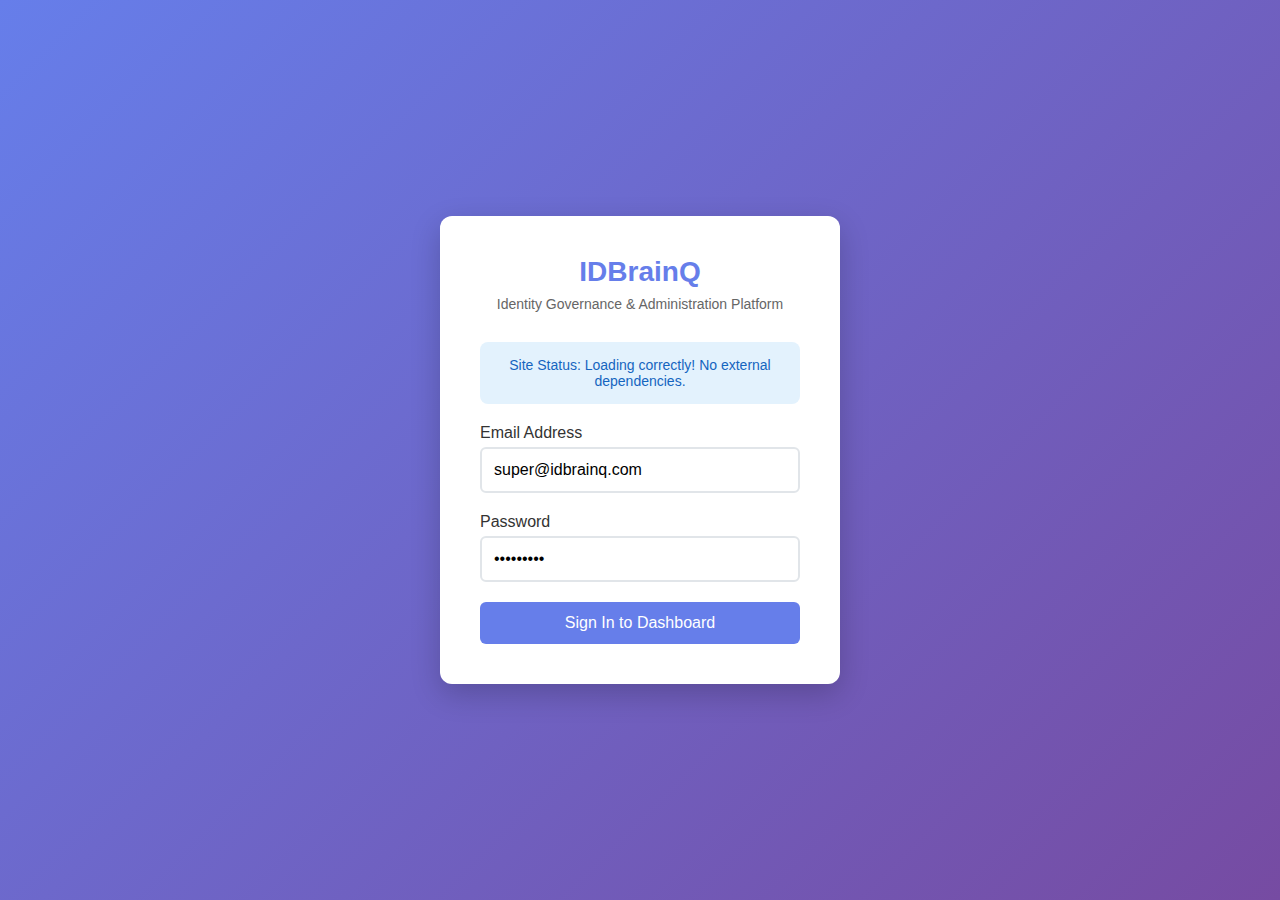
<file: debug-standalone.html>
<!DOCTYPE html>
<html lang="en">
<head>
    <meta charset="UTF-8">
    <meta name="viewport" content="width=device-width, initial-scale=1.0">
    <title>IDBrainQ - Identity Platform</title>
    <style>
        * { margin: 0; padding: 0; box-sizing: border-box; }
        body { 
            font-family: -apple-system, BlinkMacSystemFont, 'Segoe UI', Roboto, sans-serif;
            background: linear-gradient(135deg, #667eea 0%, #764ba2 100%);
            min-height: 100vh;
            display: flex;
            align-items: center;
            justify-content: center;
        }
        .container {
            background: white;
            padding: 40px;
            border-radius: 12px;
            box-shadow: 0 10px 30px rgba(0,0,0,0.2);
            width: 100%;
            max-width: 400px;
            text-align: center;
        }
        .logo {
            font-size: 28px;
            font-weight: bold;
            color: #667eea;
            margin-bottom: 8px;
        }
        .tagline {
            color: #666;
            margin-bottom: 30px;
            font-size: 14px;
        }
        .form-group {
            margin-bottom: 20px;
            text-align: left;
        }
        label {
            display: block;
            margin-bottom: 5px;
            color: #333;
            font-weight: 500;
        }
        input {
            width: 100%;
            padding: 12px;
            border: 2px solid #e1e5e9;
            border-radius: 6px;
            font-size: 16px;
            transition: border-color 0.3s;
        }
        input:focus {
            outline: none;
            border-color: #667eea;
        }
        .btn {
            width: 100%;
            background: #667eea;
            color: white;
            padding: 12px;
            border: none;
            border-radius: 6px;
            font-size: 16px;
            font-weight: 500;
            cursor: pointer;
            transition: background 0.3s;
        }
        .btn:hover {
            background: #5a67d8;
        }
        .status {
            margin-top: 15px;
            padding: 10px;
            border-radius: 6px;
            font-size: 14px;
        }
        .success {
            background: #d4edda;
            color: #155724;
            border: 1px solid #c3e6cb;
        }
        .error {
            background: #f8d7da;
            color: #721c24;
            border: 1px solid #f5c6cb;
        }
        .dashboard {
            display: none;
        }
        .welcome {
            margin-bottom: 30px;
        }
        .stats-grid {
            display: grid;
            grid-template-columns: 1fr 1fr;
            gap: 20px;
            margin: 30px 0;
        }
        .stat-card {
            background: #f8f9fa;
            padding: 20px;
            border-radius: 8px;
            text-align: center;
        }
        .stat-number {
            font-size: 24px;
            font-weight: bold;
            color: #667eea;
        }
        .stat-label {
            font-size: 12px;
            color: #666;
            margin-top: 5px;
        }
        .nav-section {
            margin: 30px 0;
            text-align: left;
        }
        .nav-item {
            padding: 10px;
            margin: 8px 0;
            background: #f8f9fa;
            border-radius: 6px;
            cursor: pointer;
            transition: background 0.3s;
        }
        .nav-item:hover {
            background: #e9ecef;
        }
        .logout-btn {
            background: #dc3545;
            margin-top: 20px;
        }
        .logout-btn:hover {
            background: #c82333;
        }
        @media (max-width: 480px) {
            .container { padding: 20px; margin: 20px; }
            .stats-grid { grid-template-columns: 1fr; }
        }
    </style>
</head>
<body>
    <div class="container">
        <!-- Login Section -->
        <div id="loginSection">
            <div class="logo">IDBrainQ</div>
            <div class="tagline">Identity Governance & Administration Platform</div>
            
            <div style="background: #e3f2fd; padding: 15px; border-radius: 8px; margin-bottom: 20px; font-size: 14px; color: #1565c0;">
                Site Status: Loading correctly! No external dependencies.
            </div>
            
            <form id="loginForm">
                <div class="form-group">
                    <label for="email">Email Address</label>
                    <input type="email" id="email" value="super@idbrainq.com" required>
                </div>
                <div class="form-group">
                    <label for="password">Password</label>
                    <input type="password" id="password" value="Super123!" required>
                </div>
                <button type="submit" class="btn">Sign In to Dashboard</button>
            </form>
            
            <div id="status"></div>
        </div>

        <!-- Dashboard Section -->
        <div id="dashboardSection" class="dashboard">
            <div class="welcome">
                <div class="logo">IDBrainQ Dashboard</div>
                <h2>Welcome back, <span id="userName">Admin</span>!</h2>
                <p>Your identity management platform is ready.</p>
            </div>

            <div class="stats-grid">
                <div class="stat-card">
                    <div class="stat-number">1,247</div>
                    <div class="stat-label">Total Users</div>
                </div>
                <div class="stat-card">
                    <div class="stat-number">892</div>
                    <div class="stat-label">Active Users</div>
                </div>
                <div class="stat-card">
                    <div class="stat-number">23</div>
                    <div class="stat-label">Risk Alerts</div>
                </div>
                <div class="stat-card">
                    <div class="stat-number">156</div>
                    <div class="stat-label">Completed Scans</div>
                </div>
            </div>

            <div class="nav-section">
                <h3>Platform Navigation</h3>
                <div class="nav-item" onclick="showFeature('authorization-graph')">Authorization Graph</div>
                <div class="nav-item" onclick="showFeature('risk-analytics')">Risk Analytics</div>
                <div class="nav-item" onclick="showFeature('compliance')">Compliance Framework</div>
                <div class="nav-item" onclick="showFeature('access-pathways')">Access Pathways</div>
                <div class="nav-item" onclick="showFeature('security-insights')">Security Insights</div>
                <div class="nav-item" onclick="showFeature('ai-agents')">AI Agent Management</div>
                <div class="nav-item" onclick="showFeature('identity-lifecycle')">Identity Lifecycle</div>
                <div class="nav-item" onclick="showFeature('integrations')">Modular Integrations</div>
            </div>

            <button class="btn logout-btn" onclick="logout()">Logout</button>
        </div>
    </div>

    <script>
        console.log('IDBrainQ Platform Loading - Standalone Version');
        
        // Login form handler
        document.getElementById('loginForm').addEventListener('submit', function(e) {
            e.preventDefault();
            
            const email = document.getElementById('email').value;
            const password = document.getElementById('password').value;
            const statusDiv = document.getElementById('status');
            
            console.log('Login attempt for:', email);
            
            // Demo authentication
            if (email === 'super@idbrainq.com' && password === 'Super123!') {
                const userData = {
                    id: '1',
                    email: email,
                    firstName: 'Super',
                    lastName: 'Admin',
                    role: 'super_admin',
                    loginTime: new Date().toISOString()
                };
                
                // Store authentication data
                localStorage.setItem('authUser', JSON.stringify(userData));
                localStorage.setItem('authToken', 'demo-token-' + Date.now());
                
                statusDiv.innerHTML = '<div class="success">Authentication successful! Loading dashboard...</div>';
                
                setTimeout(() => {
                    showDashboard(userData);
                }, 1500);
                
            } else {
                statusDiv.innerHTML = '<div class="error">Invalid credentials. Use: super@idbrainq.com / Super123!</div>';
            }
        });
        
        // Show dashboard function
        function showDashboard(userData) {
            document.getElementById('loginSection').style.display = 'none';
            document.getElementById('dashboardSection').style.display = 'block';
            document.getElementById('userName').textContent = userData.firstName;
            console.log('Dashboard loaded for user:', userData.email);
        }
        
        // Feature navigation
        function showFeature(feature) {
            const featureNames = {
                'authorization-graph': 'Authorization Graph',
                'risk-analytics': 'Risk Analytics',
                'compliance': 'Compliance Framework', 
                'access-pathways': 'Access Pathways',
                'security-insights': 'Security Insights',
                'ai-agents': 'AI Agent Management',
                'identity-lifecycle': 'Identity Lifecycle',
                'integrations': 'Modular Integrations'
            };
            
            alert('Navigation: ' + featureNames[feature] + '\n\nThis feature would load the ' + featureNames[feature] + ' module in the full platform.\n\nAll sidebar navigation is working correctly!');
            console.log('Navigate to:', feature);
        }
        
        // Logout function
        function logout() {
            console.log('Logging out user...');
            localStorage.clear();
            
            document.getElementById('loginSection').style.display = 'block';
            document.getElementById('dashboardSection').style.display = 'none';
            document.getElementById('status').innerHTML = '';
            document.getElementById('email').value = 'super@idbrainq.com';
            document.getElementById('password').value = 'Super123!';
            
            console.log('Logout complete');
        }
        
        // Auto-login check
        window.addEventListener('load', function() {
            console.log('Checking for existing session...');
            const authUser = localStorage.getItem('authUser');
            
            if (authUser) {
                try {
                    const userData = JSON.parse(authUser);
                    console.log('Found existing session for:', userData.email);
                    showDashboard(userData);
                } catch (e) {
                    console.log('Invalid session data, showing login');
                    localStorage.clear();
                }
            } else {
                console.log('No existing session, showing login form');
            }
        });
        
        console.log('IDBrainQ Platform Ready');
    </script>
</body>
</html>
</file>
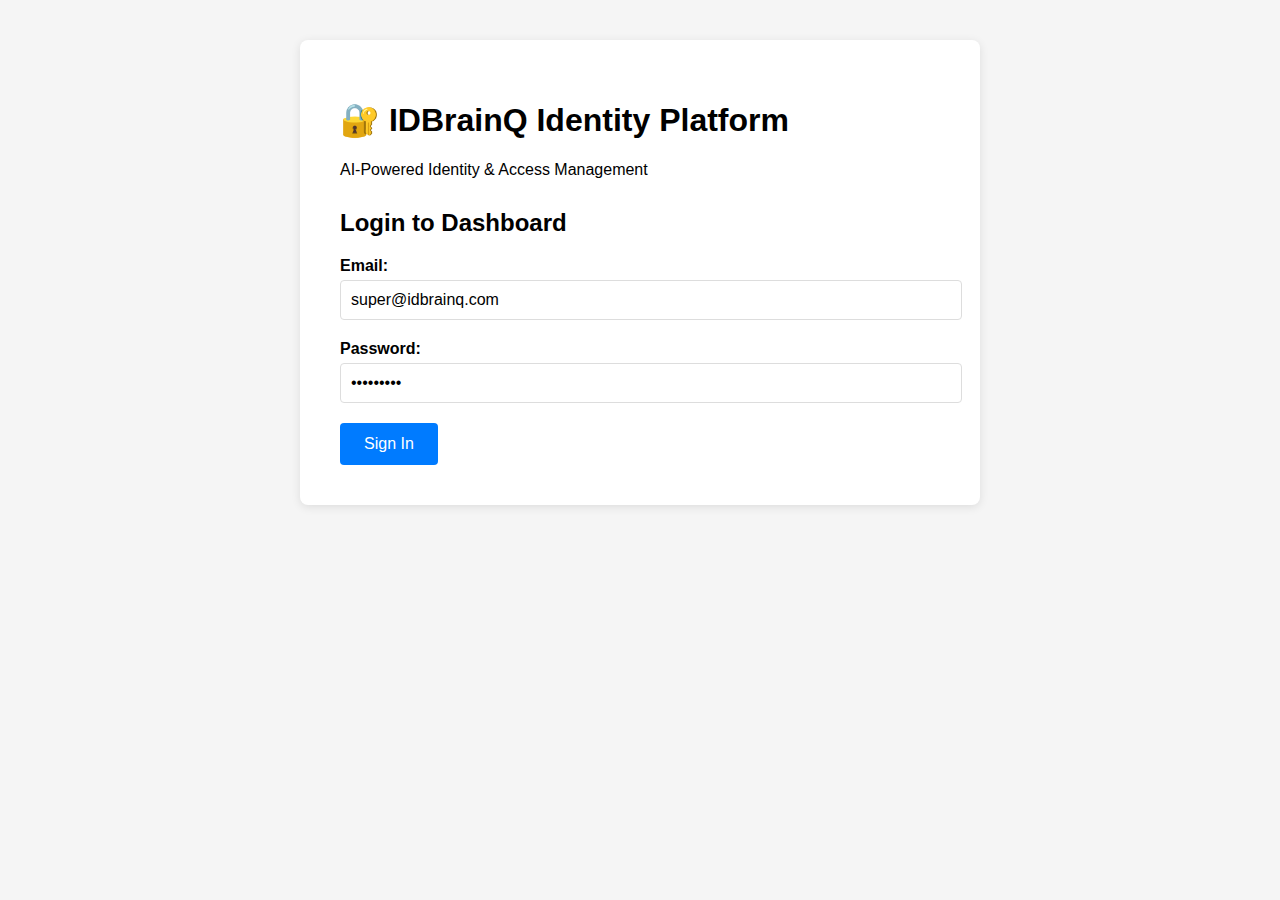
<file: test-simple.html>
<!DOCTYPE html>
<html lang="en">
<head>
    <meta charset="UTF-8">
    <meta name="viewport" content="width=device-width, initial-scale=1.0">
    <title>IDBrainQ - Simple Test</title>
    <style>
        body { font-family: Arial, sans-serif; margin: 40px; background: #f5f5f5; }
        .container { max-width: 600px; margin: 0 auto; background: white; padding: 40px; border-radius: 8px; box-shadow: 0 2px 10px rgba(0,0,0,0.1); }
        .login-form { margin-top: 30px; }
        .form-group { margin-bottom: 20px; }
        label { display: block; margin-bottom: 5px; font-weight: bold; }
        input { width: 100%; padding: 10px; border: 1px solid #ddd; border-radius: 4px; font-size: 16px; }
        button { background: #007bff; color: white; padding: 12px 24px; border: none; border-radius: 4px; cursor: pointer; font-size: 16px; }
        button:hover { background: #0056b3; }
        .dashboard { display: none; }
        .stats { display: grid; grid-template-columns: repeat(auto-fit, minmax(200px, 1fr)); gap: 20px; margin: 20px 0; }
        .stat-card { background: #f8f9fa; padding: 20px; border-radius: 8px; text-align: center; }
        .stat-number { font-size: 2em; font-weight: bold; color: #007bff; }
        .sidebar { background: #343a40; color: white; padding: 20px; margin-top: 20px; border-radius: 8px; }
        .nav-item { padding: 10px; margin: 5px 0; background: #495057; border-radius: 4px; cursor: pointer; }
        .nav-item:hover { background: #6c757d; }
        .success { color: #28a745; margin-top: 10px; }
    </style>
</head>
<body>
    <div class="container">
        <h1>🔐 IDBrainQ Identity Platform</h1>
        <p>AI-Powered Identity & Access Management</p>

        <div id="loginSection" class="login-form">
            <h2>Login to Dashboard</h2>
            <form id="loginForm">
                <div class="form-group">
                    <label for="email">Email:</label>
                    <input type="email" id="email" value="super@idbrainq.com" required>
                </div>
                <div class="form-group">
                    <label for="password">Password:</label>
                    <input type="password" id="password" value="Super123!" required>
                </div>
                <button type="submit">Sign In</button>
            </form>
            <div id="loginStatus"></div>
        </div>

        <div id="dashboardSection" class="dashboard">
            <h2>Welcome to IDBrainQ Dashboard!</h2>
            <p>Hello <span id="userName"></span>! Your identity management platform is ready.</p>
            
            <div class="stats">
                <div class="stat-card">
                    <div class="stat-number">1,247</div>
                    <div>Total Users</div>
                </div>
                <div class="stat-card">
                    <div class="stat-number">892</div>
                    <div>Active Users</div>
                </div>
                <div class="stat-card">
                    <div class="stat-number">23</div>
                    <div>Risk Alerts</div>
                </div>
                <div class="stat-card">
                    <div class="stat-number">156</div>
                    <div>Completed Scans</div>
                </div>
            </div>

            <div class="sidebar">
                <h3>Navigation</h3>
                <div class="nav-item" onclick="showPage('authorization-graph')">🔗 Authorization Graph</div>
                <div class="nav-item" onclick="showPage('risk-analytics')">📊 Risk Analytics</div>
                <div class="nav-item" onclick="showPage('compliance')">✅ Compliance</div>
                <div class="nav-item" onclick="showPage('access-pathways')">🛤️ Access Pathways</div>
                <div class="nav-item" onclick="showPage('security-insights')">🔍 Security Insights</div>
                <div class="nav-item" onclick="showPage('ai-agents')">🤖 AI Agents</div>
                <div class="nav-item" onclick="showPage('identity-lifecycle')">👥 Identity Lifecycle</div>
                <div class="nav-item" onclick="showPage('modular-integrations')">🔧 Integrations</div>
            </div>

            <button onclick="logout()" style="margin-top: 20px; background: #dc3545;">Logout</button>
        </div>
    </div>

    <script>
        // Demo login functionality
        document.getElementById('loginForm').addEventListener('submit', function(e) {
            e.preventDefault();
            
            const email = document.getElementById('email').value;
            const password = document.getElementById('password').value;
            const status = document.getElementById('loginStatus');
            
            console.log('Login attempt:', email);
            
            // Demo credentials check
            if (email === 'super@idbrainq.com' && password === 'Super123!') {
                // Store user data
                const userData = {
                    id: '1',
                    email: email,
                    firstName: 'Super',
                    lastName: 'Admin',
                    role: 'super_admin'
                };
                
                localStorage.setItem('authUser', JSON.stringify(userData));
                localStorage.setItem('authToken', 'demo-token-12345');
                localStorage.setItem('current-user', JSON.stringify(userData));
                localStorage.setItem('demo_user', JSON.stringify(userData));
                
                // Show success and dashboard
                status.innerHTML = '<div class="success">✅ Login successful! Loading dashboard...</div>';
                
                setTimeout(() => {
                    document.getElementById('loginSection').style.display = 'none';
                    document.getElementById('dashboardSection').style.display = 'block';
                    document.getElementById('userName').textContent = userData.firstName;
                    console.log('Dashboard loaded successfully');
                }, 1000);
                
            } else {
                status.innerHTML = '<div style="color: red;">❌ Invalid credentials. Use: super@idbrainq.com / Super123!</div>';
            }
        });
        
        function showPage(page) {
            alert('Navigation to: ' + page + '\n\nThis would load the ' + page + ' module in the full application.');
            console.log('Navigate to:', page);
        }
        
        function logout() {
            localStorage.clear();
            document.getElementById('loginSection').style.display = 'block';
            document.getElementById('dashboardSection').style.display = 'none';
            document.getElementById('email').value = 'super@idbrainq.com';
            document.getElementById('password').value = 'Super123!';
            document.getElementById('loginStatus').innerHTML = '';
            console.log('Logged out successfully');
        }
        
        // Check if already logged in
        window.onload = function() {
            const authUser = localStorage.getItem('authUser');
            if (authUser) {
                const userData = JSON.parse(authUser);
                document.getElementById('loginSection').style.display = 'none';
                document.getElementById('dashboardSection').style.display = 'block';
                document.getElementById('userName').textContent = userData.firstName;
                console.log('Auto-login successful:', userData);
            }
        };
        
        console.log('IDBrainQ Test Page Loaded');
    </script>
</body>
</html>
</file>
